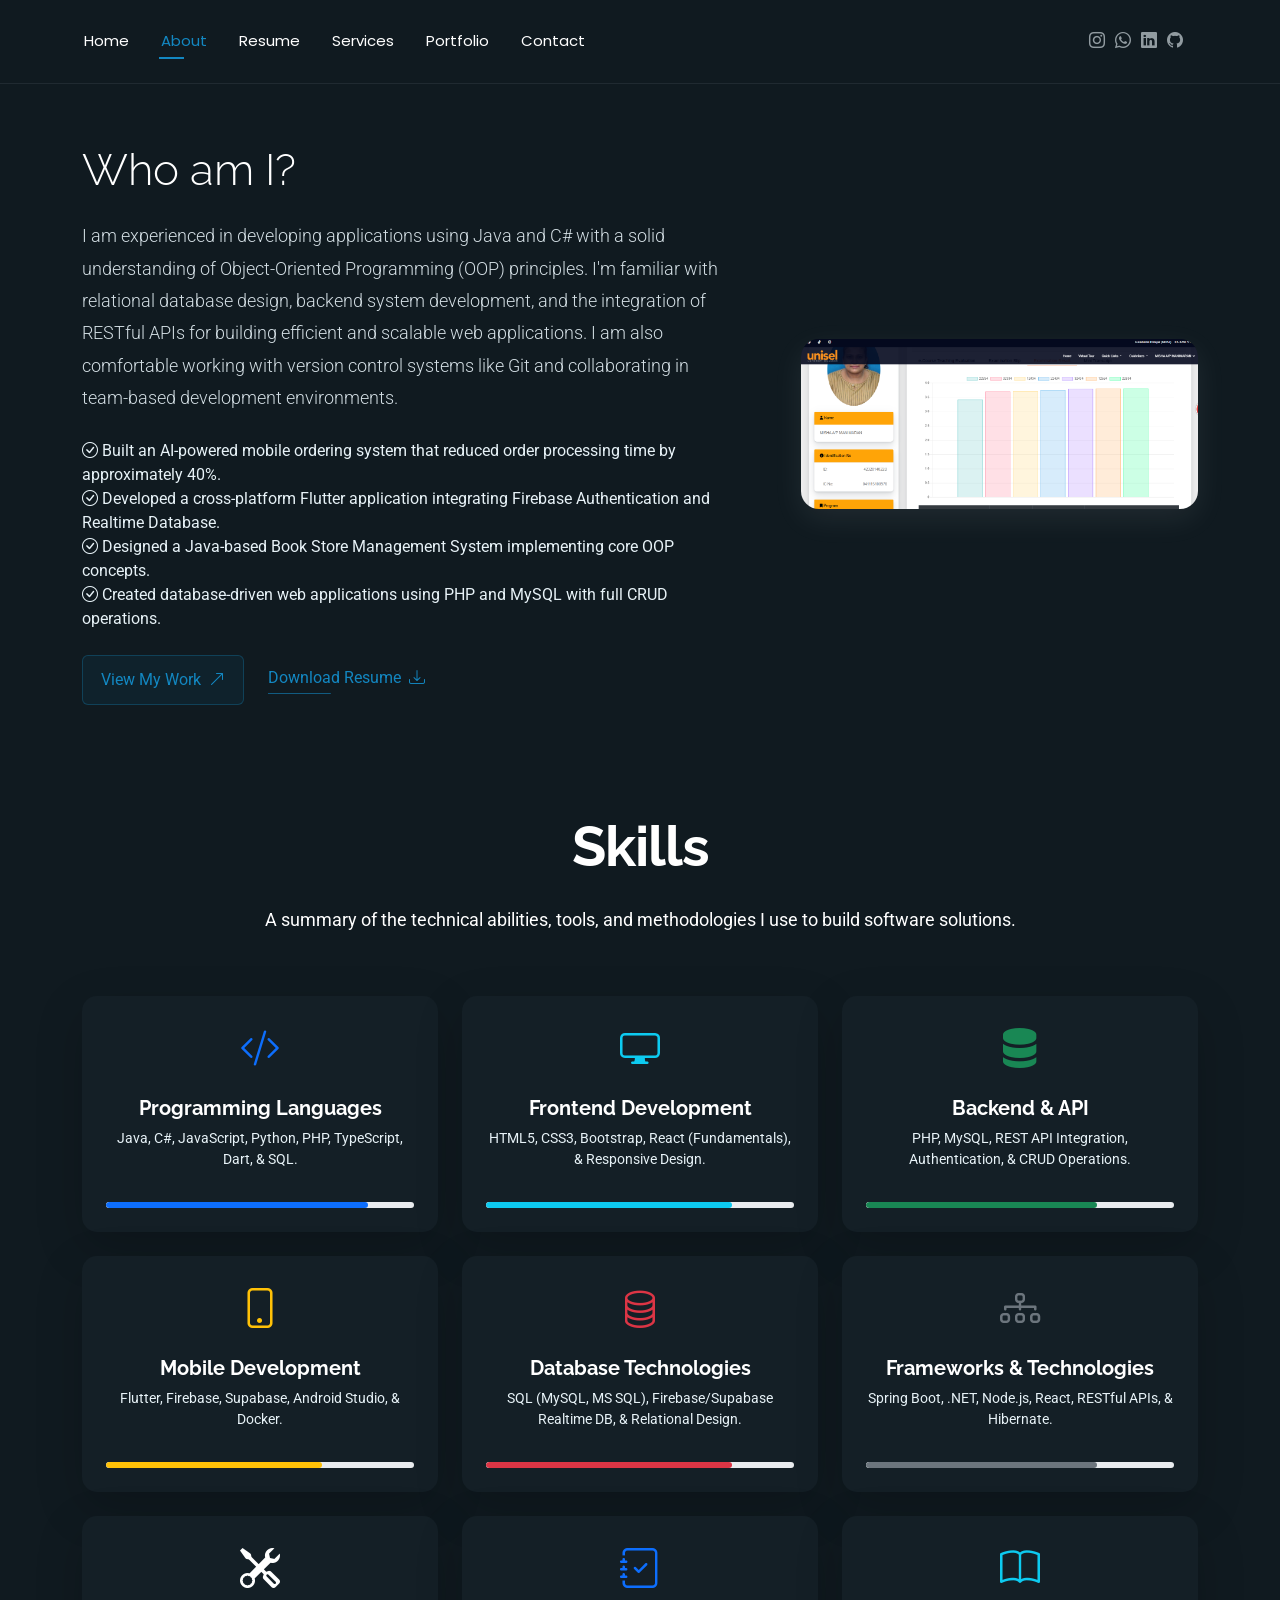
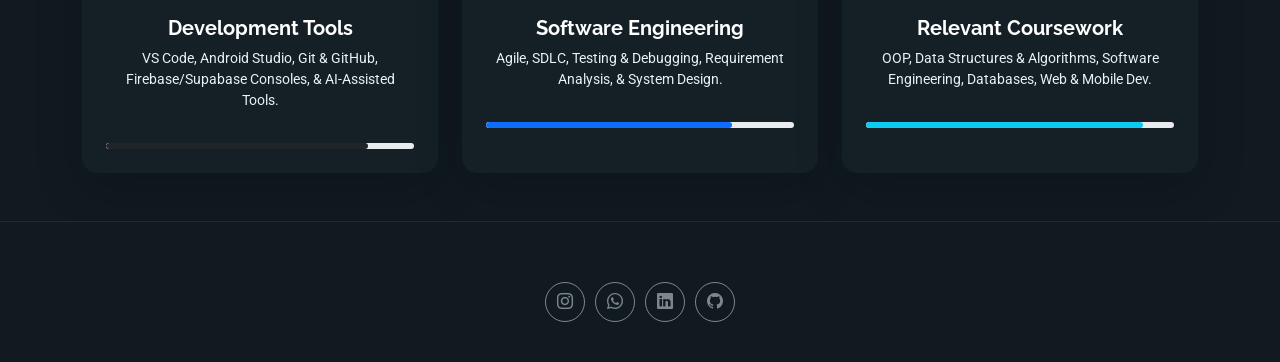
<file: about.html>
<!DOCTYPE html>
<html lang="en">

<head>
  <meta charset="utf-8">
  <meta content="width=device-width, initial-scale=1.0" name="viewport">
  <title>About</title>
  <meta name="description" content="">
  <meta name="keywords" content="">

  <!-- Favicons -->
  <link href="assets/img/favicon.png" rel="icon">
  <link href="assets/img/apple-touch-icon.png" rel="apple-touch-icon">

  <!-- Fonts -->
  <link href="https://fonts.googleapis.com" rel="preconnect">
  <link href="https://fonts.gstatic.com" rel="preconnect" crossorigin>
  <link href="https://fonts.googleapis.com/css2?family=Roboto:ital,wght@0,100;0,300;0,400;0,500;0,700;0,900;1,100;1,300;1,400;1,500;1,700;1,900&family=Poppins:ital,wght@0,100;0,200;0,300;0,400;0,500;0,600;0,700;0,800;0,900;1,100;1,200;1,300;1,400;1,500;1,600;1,700;1,800;1,900&family=Raleway:ital,wght@0,100;0,200;0,300;0,400;0,500;0,600;0,700;0,800;0,900;1,100;1,200;1,300;1,400;1,500;1,600;1,700;1,800;1,900&display=swap" rel="stylesheet">

  <!-- Vendor CSS Files -->
  <link href="assets/vendor/bootstrap/css/bootstrap.min.css" rel="stylesheet">
  <link href="assets/vendor/bootstrap-icons/bootstrap-icons.css" rel="stylesheet">
  <link href="assets/vendor/aos/aos.css" rel="stylesheet">
  <link href="assets/vendor/swiper/swiper-bundle.min.css" rel="stylesheet">
  <link href="assets/vendor/glightbox/css/glightbox.min.css" rel="stylesheet">

  <!-- Main CSS File -->
  <link href="assets/css/main.css" rel="stylesheet">

  <!-- =======================================================
  * Template Name: FolioOne
  * Template URL: https://bootstrapmade.com/folioone-bootstrap-portfolio-website-template/
  * Updated: Aug 23 2025 with Bootstrap v5.3.7
  * Author: BootstrapMade.com
  * License: https://bootstrapmade.com/license/
  ======================================================== -->


  <style>
    .skill-item.card {
      background-color: var(--surface-color);
    }

     .skill-item.card h5 {
      color: var(--heading-color);
    }
    .skill-item.card .text-muted {
      color: var(--default-color) !important;
    }


  </style>


</head>

<body class="about-page">

  <header id="header" class="header d-flex align-items-center light-background sticky-top">
    <div class="container position-relative d-flex align-items-center justify-content-between">

      <!-- <a href="index.html" class="logo d-flex align-items-center me-auto me-xl-0">
      <img src="assets/img/logo.webp" alt="">
      <h1 class="sitename">FolioOne</h1> 
    </a> -->

     
    <nav id="navmenu" class="navmenu">
        <ul>
          <li><a href="index.html">Home</a></li>
          <li><a href="about.html" class="active" >About</a></li>
          <li><a href="resume.html">Resume</a></li>
          <li><a href="services.html">Services</a></li>
          <li><a href="portfolio.html">Portfolio</a></li>
          <li><a href="contact.html">Contact</a></li>
        </ul>
        <i class="mobile-nav-toggle d-xl-none bi bi-list"></i>
      </nav>

      <div class="header-social-links">
        <a href="https://instagram.com/iam_chubbygurl"><i class="bi bi-instagram"></i></a>
        <a href="https://wa.me/601111435862?text=Hi%2C%20I%20want%20to%20build%20a%20website%20for%20my%20business"><i class="bi bi-whatsapp"></i></a>
        <a href="https://www.linkedin.com/in/misha-manimaran-17125725b/"><i class="bi bi-linkedin"></i></a>
              <a href="https://github.com/Misha-lab-cyber"><i class="bi bi-github"></i></a>
      </div>


    </div>
  </header>

  <main class="main">

    <!-- About Section -->
    <section id="about" class="about section">

      <!-- Section Title -->
      <!-- <div class="container section-title" data-aos="fade-up">
        <h2>About</h2>
        <p>Necessitatibus eius consequatur ex aliquid fuga eum quidem sint consectetur velit. Sed ut perspiciatis unde omnis iste natus error sit voluptatem accusantium doloremque laudantium totam rem aperiam</p>
      </div> -->
      <!-- End Section Title -->

      <div class="container mb-5" data-aos="fade-up" data-aos-delay="100">

        <!-- Intro + Photo -->
        <div class="row align-items-center justify-content-between gy-5 mb-5">
          <div class="col-lg-7" data-aos="fade-right" data-aos-delay="150">
            <div class="intro-content">
           
        

                  <h2 class="headline">Who am I?</h2>
              <p class="lead">I am experienced in developing applications using Java and C# with a solid understanding of Object-Oriented Programming (OOP) principles. I'm familiar with relational database design, backend system development, and the integration of RESTful APIs for building efficient and scalable web applications. I am also comfortable working with version control systems like Git and collaborating in team-based development environments.</p>
              <ul class="list-unstyled">
                <li><i class="bi bi-check-circle"></i> <span>Built an AI-powered mobile ordering system that reduced order processing time by approximately 40%.</span></li>
                <li><i class="bi bi-check-circle"></i> <span>Developed a cross-platform Flutter application integrating Firebase Authentication and Realtime Database.</span></li>
                <li><i class="bi bi-check-circle"></i> <span>Designed a Java-based Book Store Management System implementing core OOP concepts.</span></li>
                <li><i class="bi bi-check-circle"></i> <span>Created database-driven web applications using PHP and MySQL with full CRUD operations.</span></li>
              </ul>

              <div class="cta-group">
                <a href="portfolio.html" class="btn-ghost">
                  View My Work <i class="bi bi-arrow-up-right"></i>
                </a>
                <a href="assets/resume/MISHA MANIMARAN RESUME.pdf" class="link-underline" download>
                  Download Resume <i class="bi bi-download"></i>
                </a>
              </div>
            </div>
          </div>

          <div class="col-lg-5" data-aos="zoom-in" data-aos-delay="250">
            <figure class="profile-figure text-center text-lg-end">
              <img src="assets/img/profile/academic-excellence.png" alt="Portrait of Alex" class="img-fluid profile-photo">
            </figure>
          </div>
        </div>
        <!-- End Intro + Photo -->

      

        <!-- Journey Timeline -->
        <!-- <div class="mb-5">
          <div class="row g-4">
            <div class="col-md-6 col-lg-3" data-aos="fade-up" data-aos-delay="120">
              <article class="timeline-item">
                <span class="dot"></span>
                <time>2018</time>
                <h4>B.A. in Design</h4>
                <p>Quisque euismod turpis ut sapien luctus bibendum.</p>
              </article>
            </div>
            <div class="col-md-6 col-lg-3" data-aos="fade-up" data-aos-delay="180">
              <article class="timeline-item">
                <span class="dot"></span>
                <time>2020</time>
                <h4>Freelance Start</h4>
                <p>Mauris non arcu non urna convallis vulputate.</p>
              </article>
            </div>
            <div class="col-md-6 col-lg-3" data-aos="fade-up" data-aos-delay="240">
              <article class="timeline-item">
                <span class="dot"></span>
                <time>2022</time>
                <h4>Joined Creative Studio</h4>
                <p>Nunc sed nibh et libero fermentum posuere.</p>
              </article>
            </div>
            <div class="col-md-6 col-lg-3" data-aos="fade-up" data-aos-delay="300">
              <article class="timeline-item">
                <span class="dot"></span>
                <time>2024</time>
                <h4>Lead Frontend</h4>
                <p>Proin commodo massa sit amet urna pretium.</p>
              </article>
            </div>
          </div>
        </div> -->
        <!-- End Journey Timeline -->

        <!-- Quote -->
        <!-- <blockquote class="personal-quote text-center mb-5" data-aos="fade-down" data-aos-delay="200">
          <p>"Building clean and meaningful experiences through thoughtful code and quiet design."</p>
        </blockquote> -->
        <!-- End Quote -->

        <!-- Fun Facts -->
        <!-- <div class="row g-3 justify-content-center">
          <div class="col-6 col-md-3 col-lg-2" data-aos="zoom-in" data-aos-delay="120">
            <div class="fact-pill">
              <i class="bi bi-magic"></i>
              <span>Minimalism</span>
            </div>
          </div>
          <div class="col-6 col-md-3 col-lg-2" data-aos="zoom-in" data-aos-delay="160">
            <div class="fact-pill">
              <i class="bi bi-headphones"></i>
              <span>Lo-fi Beats</span>
            </div>
          </div>
          <div class="col-6 col-md-3 col-lg-2" data-aos="zoom-in" data-aos-delay="200">
            <div class="fact-pill">
              <i class="bi bi-geo-alt"></i>
              <span>City Walks</span>
            </div>
          </div>
          <div class="col-6 col-md-3 col-lg-2" data-aos="zoom-in" data-aos-delay="240">
            <div class="fact-pill">
              <i class="bi bi-brush"></i>
              <span>Sketching</span>
            </div>
          </div>
        </div> -->
        <!-- End Fun Facts -->

      </div>

    </section><!-- /About Section -->


    
   


    <!-- Section Title -->
<div class="container section-title text-center" data-aos="fade-up">
  <h2 class="fw-bold">Skills</h2>
  <p class="text-white">
    A summary of the technical abilities, tools, and methodologies I use to build software solutions.
  </p>
</div>

<div class="container mb-5" data-aos="fade-up" data-aos-delay="100">

  <div class="row g-4">

    <!-- Programming Languages -->
    <div class="col-md-6 col-lg-4">
   <div class="skill-item card border-0 shadow-lg h-100 text-center p-4" style="background-color: var(--surface-color);">
        <div class="icon-box mb-3">
          <i class="bi bi-code-slash fs-1 text-primary"></i>
          
        </div>

        <h5 class="fw-bold">Programming Languages</h5>

        <p class="text-muted small">
          Java, C#, JavaScript, Python, PHP, TypeScript, Dart, & SQL.
        </p>

        <div class="progress mt-3">
          <div class="progress-bar bg-primary" style="width:85%"></div>
        </div>

      </div>
    </div>

    <!-- Frontend -->
    <div class="col-md-6 col-lg-4">
      <div class="skill-item card border-0 shadow-lg h-100 text-center p-4">
        <div class="icon-box mb-3">
          <i class="bi bi-display fs-1 text-info"></i>
        </div>

        <h5 class="fw-bold">Frontend Development</h5>

        <p class="text-muted small">
          HTML5, CSS3, Bootstrap, React (Fundamentals), & Responsive Design.
        </p>

        <div class="progress mt-3">
          <div class="progress-bar bg-info" style="width:80%"></div>
        </div>

      </div>
    </div>

    <!-- Backend -->
    <div class="col-md-6 col-lg-4">
      <div class="skill-item card border-0 shadow-lg h-100 text-center p-4">
        <div class="icon-box mb-3">
          <i class="bi bi-server fs-1 text-success"></i>
        </div>

        <h5 class="fw-bold">Backend & API</h5>

        <p class="text-muted small">
          PHP, MySQL, REST API Integration, Authentication, & CRUD Operations.
        </p>

        <div class="progress mt-3">
          <div class="progress-bar bg-success" style="width:75%"></div>
        </div>

      </div>
    </div>

    <!-- Mobile -->
    <div class="col-md-6 col-lg-4">
      <div class="skill-item card border-0 shadow-lg h-100 text-center p-4">
        <div class="icon-box mb-3">
          <i class="bi bi-phone fs-1 text-warning"></i>
        </div>

        <h5 class="fw-bold">Mobile Development</h5>

        <p class="text-muted small">
          Flutter, Firebase, Supabase, Android Studio, & Docker.
        </p>

        <div class="progress mt-3">
          <div class="progress-bar bg-warning" style="width:70%"></div>
        </div>

      </div>
    </div>

    <!-- Database -->
    <div class="col-md-6 col-lg-4">
      <div class="skill-item card border-0 shadow-lg h-100 text-center p-4">
        <div class="icon-box mb-3">
          <i class="bi bi-database fs-1 text-danger"></i>
        </div>

        <h5 class="fw-bold">Database Technologies</h5>

        <p class="text-muted small">
          SQL (MySQL, MS SQL), Firebase/Supabase Realtime DB, & Relational Design.
        </p>

        <div class="progress mt-3">
          <div class="progress-bar bg-danger" style="width:80%"></div>
        </div>

      </div>
    </div>

    <!-- Frameworks -->
    <div class="col-md-6 col-lg-4">
      <div class="skill-item card border-0 shadow-lg h-100 text-center p-4">
        <div class="icon-box mb-3">
          <i class="bi bi-diagram-3 fs-1 text-secondary"></i>
        </div>

        <h5 class="fw-bold">Frameworks & Technologies</h5>

        <p class="text-muted small">
          Spring Boot, .NET, Node.js, React, RESTful APIs, & Hibernate.
        </p>

        <div class="progress mt-3">
          <div class="progress-bar bg-secondary" style="width:75%"></div>
        </div>

      </div>
    </div>

    <!-- Tools -->
    <div class="col-md-6 col-lg-4">
      <div class="skill-item card border-0 shadow-lg h-100 text-center p-4">
        <div class="icon-box mb-3">
      <i class="bi bi-tools fs-1 text-white"></i>
        </div>

        <h5 class="fw-bold">Development Tools</h5>

        <p class="text-muted small">
          VS Code, Android Studio, Git & GitHub, Firebase/Supabase Consoles, & AI-Assisted Tools.
        </p>

        <div class="progress mt-3">
          <div class="progress-bar bg-dark" style="width:85%"></div>
        </div>

      </div>
    </div>

    <!-- Software Engineering -->
    <div class="col-md-6 col-lg-4">
      <div class="skill-item card border-0 shadow-lg h-100 text-center p-4">
        <div class="icon-box mb-3">
          <i class="bi bi-journal-check fs-1 text-primary"></i>
        </div>

        <h5 class="fw-bold">Software Engineering</h5>

        <p class="text-muted small">
          Agile, SDLC, Testing & Debugging, Requirement Analysis, & System Design.
        </p>

        <div class="progress mt-3">
          <div class="progress-bar bg-primary" style="width:80%"></div>
        </div>

      </div>
    </div>

    <!-- Coursework -->
    <div class="col-md-6 col-lg-4">
      <div class="skill-item card border-0 shadow-lg h-100 text-center p-4">
        <div class="icon-box mb-3">
          <i class="bi bi-book fs-1 text-info"></i>
        </div>

        <h5 class="fw-bold">Relevant Coursework</h5>

        <p class="text-muted small">
          OOP, Data Structures & Algorithms, Software Engineering, Databases, Web & Mobile Dev.
        </p>

        <div class="progress mt-3">
          <div class="progress-bar bg-info" style="width:90%"></div>
        </div>

      </div>
    </div>

  </div>



</div>
  

  
  </main>

  <footer id="footer" class="footer">

    <div class="container">
      <div class="social-links d-flex justify-content-center">
        <a href="https://instagram.com/iam_chubbygurl"><i class="bi bi-instagram"></i></a>
        <a href="https://wa.me/601111435862?text=Hi%2C%20I%20want%20to%20build%20a%20website%20for%20my%20business"><i class="bi bi-whatsapp"></i></a>
        <a href="https://www.linkedin.com/in/misha-manimaran-17125725b/"><i class="bi bi-linkedin"></i></a>
              <a href="https://github.com/Misha-lab-cyber"><i class="bi bi-github"></i></a>
      </div>
   
    </div>

  </footer>

  <!-- Scroll Top -->
  <a href="#" id="scroll-top" class="scroll-top d-flex align-items-center justify-content-center"><i class="bi bi-arrow-up-short"></i></a>

  <!-- Preloader -->
  <div id="preloader"></div>

  <!-- Vendor JS Files -->
  <script src="assets/vendor/bootstrap/js/bootstrap.bundle.min.js"></script>
  <script src="assets/vendor/php-email-form/validate.js"></script>
  <script src="assets/vendor/aos/aos.js"></script>
  <script src="assets/vendor/typed.js/typed.umd.js"></script>
  <script src="assets/vendor/waypoints/noframework.waypoints.js"></script>
  <script src="assets/vendor/purecounter/purecounter_vanilla.js"></script>
  <script src="assets/vendor/swiper/swiper-bundle.min.js"></script>
  <script src="assets/vendor/imagesloaded/imagesloaded.pkgd.min.js"></script>
  <script src="assets/vendor/isotope-layout/isotope.pkgd.min.js"></script>
  <script src="assets/vendor/glightbox/js/glightbox.min.js"></script>

  <!-- Main JS File -->
  <script src="assets/js/main.js"></script>

</body>

</html>
</file>
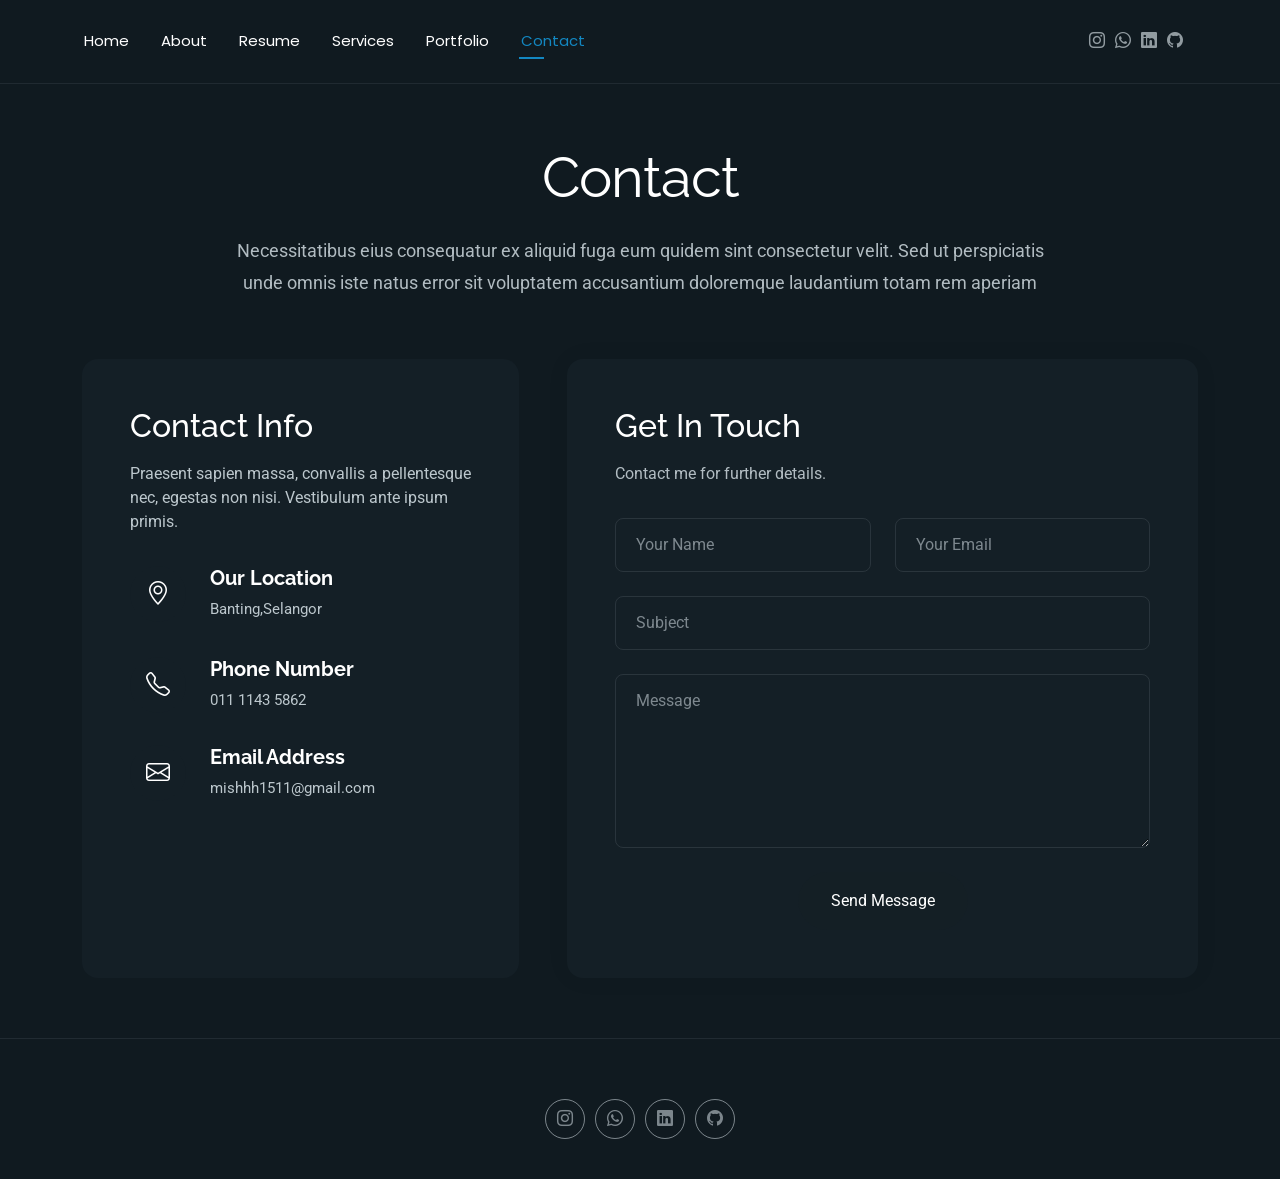
<file: contact.html>
<!DOCTYPE html>
<html lang="en">

<head>
  <meta charset="utf-8">
  <meta content="width=device-width, initial-scale=1.0" name="viewport">
  <title>Contact - FolioOne Bootstrap Template</title>
  <meta name="description" content="">
  <meta name="keywords" content="">

  <!-- Favicons -->
  <link href="assets/img/favicon.png" rel="icon">
  <link href="assets/img/apple-touch-icon.png" rel="apple-touch-icon">

  <!-- Fonts -->
  <link href="https://fonts.googleapis.com" rel="preconnect">
  <link href="https://fonts.gstatic.com" rel="preconnect" crossorigin>
  <link href="https://fonts.googleapis.com/css2?family=Roboto:ital,wght@0,100;0,300;0,400;0,500;0,700;0,900;1,100;1,300;1,400;1,500;1,700;1,900&family=Poppins:ital,wght@0,100;0,200;0,300;0,400;0,500;0,600;0,700;0,800;0,900;1,100;1,200;1,300;1,400;1,500;1,600;1,700;1,800;1,900&family=Raleway:ital,wght@0,100;0,200;0,300;0,400;0,500;0,600;0,700;0,800;0,900;1,100;1,200;1,300;1,400;1,500;1,600;1,700;1,800;1,900&display=swap" rel="stylesheet">

  <!-- Vendor CSS Files -->
  <link href="assets/vendor/bootstrap/css/bootstrap.min.css" rel="stylesheet">
  <link href="assets/vendor/bootstrap-icons/bootstrap-icons.css" rel="stylesheet">
  <link href="assets/vendor/aos/aos.css" rel="stylesheet">
  <link href="assets/vendor/swiper/swiper-bundle.min.css" rel="stylesheet">
  <link href="assets/vendor/glightbox/css/glightbox.min.css" rel="stylesheet">

  <!-- Main CSS File -->
  <link href="assets/css/main.css" rel="stylesheet">

  <!-- =======================================================
  * Template Name: FolioOne
  * Template URL: https://bootstrapmade.com/folioone-bootstrap-portfolio-website-template/
  * Updated: Aug 23 2025 with Bootstrap v5.3.7
  * Author: BootstrapMade.com
  * License: https://bootstrapmade.com/license/
  ======================================================== -->
</head>

<body class="contact-page">

  <header id="header" class="header d-flex align-items-center light-background sticky-top">
    <div class="container position-relative d-flex align-items-center justify-content-between">

      <!-- <a href="index.html" class="logo d-flex align-items-center me-auto me-xl-0">
      <img src="assets/img/logo.webp" alt="">
      <h1 class="sitename">FolioOne</h1> 
    </a> -->

      <nav id="navmenu" class="navmenu">
        <ul>
          <li><a href="index.html">Home</a></li>
          <li><a href="about.html">About</a></li>
          <li><a href="resume.html">Resume</a></li>
          <li><a href="services.html">Services</a></li>
          <li><a href="portfolio.html">Portfolio</a></li>
          <li><a href="contact.html" class="active">Contact</a></li>
        </ul>
        <i class="mobile-nav-toggle d-xl-none bi bi-list"></i>
      </nav>

      <div class="header-social-links">
        <a href="https://instagram.com/iam_chubbygurl"><i class="bi bi-instagram"></i></a>
        <a href="https://wa.me/601111435862?text=Hi%2C%20I%20want%20to%20build%20a%20website%20for%20my%20business"><i class="bi bi-whatsapp"></i></a>
        <a href="https://www.linkedin.com/in/misha-manimaran-17125725b/"><i class="bi bi-linkedin"></i></a>
              <a href="https://github.com/Misha-lab-cyber"><i class="bi bi-github"></i></a>
      </div>



  </header>

  <main class="main">

    <!-- Contact Section -->
    <section id="contact" class="contact section">

      <!-- Section Title -->
      <div class="container section-title" data-aos="fade-up">
        <h2>Contact</h2>
        <p>Necessitatibus eius consequatur ex aliquid fuga eum quidem sint consectetur velit. Sed ut perspiciatis unde omnis iste natus error sit voluptatem accusantium doloremque laudantium totam rem aperiam</p>
      </div><!-- End Section Title -->

      <div class="container" data-aos="fade-up" data-aos-delay="100">

        <div class="row g-4 g-lg-5">
          <div class="col-lg-5">
            <div class="info-box" data-aos="fade-up" data-aos-delay="200">
              <h3>Contact Info</h3>
              <p>Praesent sapien massa, convallis a pellentesque nec, egestas non nisi. Vestibulum ante ipsum primis.</p>

              <div class="info-item" data-aos="fade-up" data-aos-delay="300">
                <div class="icon-box">
                  <i class="bi bi-geo-alt"></i>
                </div>
                <div class="content">
                  <h4>Our Location</h4>
                  <p>Banting,Selangor</p>
                  <p></p>
                </div>
              </div>

              <div class="info-item" data-aos="fade-up" data-aos-delay="400">
                <div class="icon-box">
                  <i class="bi bi-telephone"></i>
                </div>
                <div class="content">
                  <h4>Phone Number</h4>
                  <p> 011 1143 5862
                  </p>
                  <!-- <p>+1 6678 254445 41</p> -->
                </div>
              </div>

              <div class="info-item" data-aos="fade-up" data-aos-delay="500">
                <div class="icon-box">
                  <i class="bi bi-envelope"></i>
                </div>
                <div class="content">
                  <h4>Email Address</h4>
                  <p>mishhh1511@gmail.com</p>
                </div>
              </div>
            </div>
          </div>

          <div class="col-lg-7">
            <div class="contact-form" data-aos="fade-up" data-aos-delay="300">
              <h3>Get In Touch</h3>
              <p>Contact me for further details.</p>

              <form action="forms/contact.php" method="post" class="php-email-form" data-aos="fade-up" data-aos-delay="200">
                <div class="row gy-4">

                  <div class="col-md-6">
                    <input type="text" name="name" class="form-control" placeholder="Your Name" required="">
                  </div>

                  <div class="col-md-6 ">
                    <input type="email" class="form-control" name="email" placeholder="Your Email" required="">
                  </div>

                  <div class="col-12">
                    <input type="text" class="form-control" name="subject" placeholder="Subject" required="">
                  </div>

                  <div class="col-12">
                    <textarea class="form-control" name="message" rows="6" placeholder="Message" required=""></textarea>
                  </div>

                  <div class="col-12 text-center">
                    <div class="loading">Loading</div>
                    <div class="error-message"></div>
                    <div class="sent-message">Your message has been sent. Thank you!</div>

                    <button type="submit" class="btn">Send Message</button>
                  </div>

                </div>
              </form>

            </div>
          </div>

        </div>

      </div>

    </section><!-- /Contact Section -->

  </main>

  <footer id="footer" class="footer">

    <div class="container">
     
     <div class="social-links d-flex justify-content-center">
        <a href="https://instagram.com/iam_chubbygurl"><i class="bi bi-instagram"></i></a>
        <a href="https://wa.me/601111435862?text=Hi%2C%20I%20want%20to%20build%20a%20website%20for%20my%20business"><i class="bi bi-whatsapp"></i></a>
        <a href="https://www.linkedin.com/in/misha-manimaran-17125725b/"><i class="bi bi-linkedin"></i></a>
              <a href="https://github.com/Misha-lab-cyber"><i class="bi bi-github"></i></a>
      </div>
    
    </div>

  </footer>

  <!-- Scroll Top -->
  <a href="#" id="scroll-top" class="scroll-top d-flex align-items-center justify-content-center"><i class="bi bi-arrow-up-short"></i></a>

  <!-- Preloader -->
  <div id="preloader"></div>

  <!-- Vendor JS Files -->
  <script src="assets/vendor/bootstrap/js/bootstrap.bundle.min.js"></script>
  <script src="assets/vendor/php-email-form/validate.js"></script>
  <script src="assets/vendor/aos/aos.js"></script>
  <script src="assets/vendor/typed.js/typed.umd.js"></script>
  <script src="assets/vendor/waypoints/noframework.waypoints.js"></script>
  <script src="assets/vendor/purecounter/purecounter_vanilla.js"></script>
  <script src="assets/vendor/swiper/swiper-bundle.min.js"></script>
  <script src="assets/vendor/imagesloaded/imagesloaded.pkgd.min.js"></script>
  <script src="assets/vendor/isotope-layout/isotope.pkgd.min.js"></script>
  <script src="assets/vendor/glightbox/js/glightbox.min.js"></script>

  <!-- Main JS File -->
  <script src="assets/js/main.js"></script>

</body>

</html>
</file>
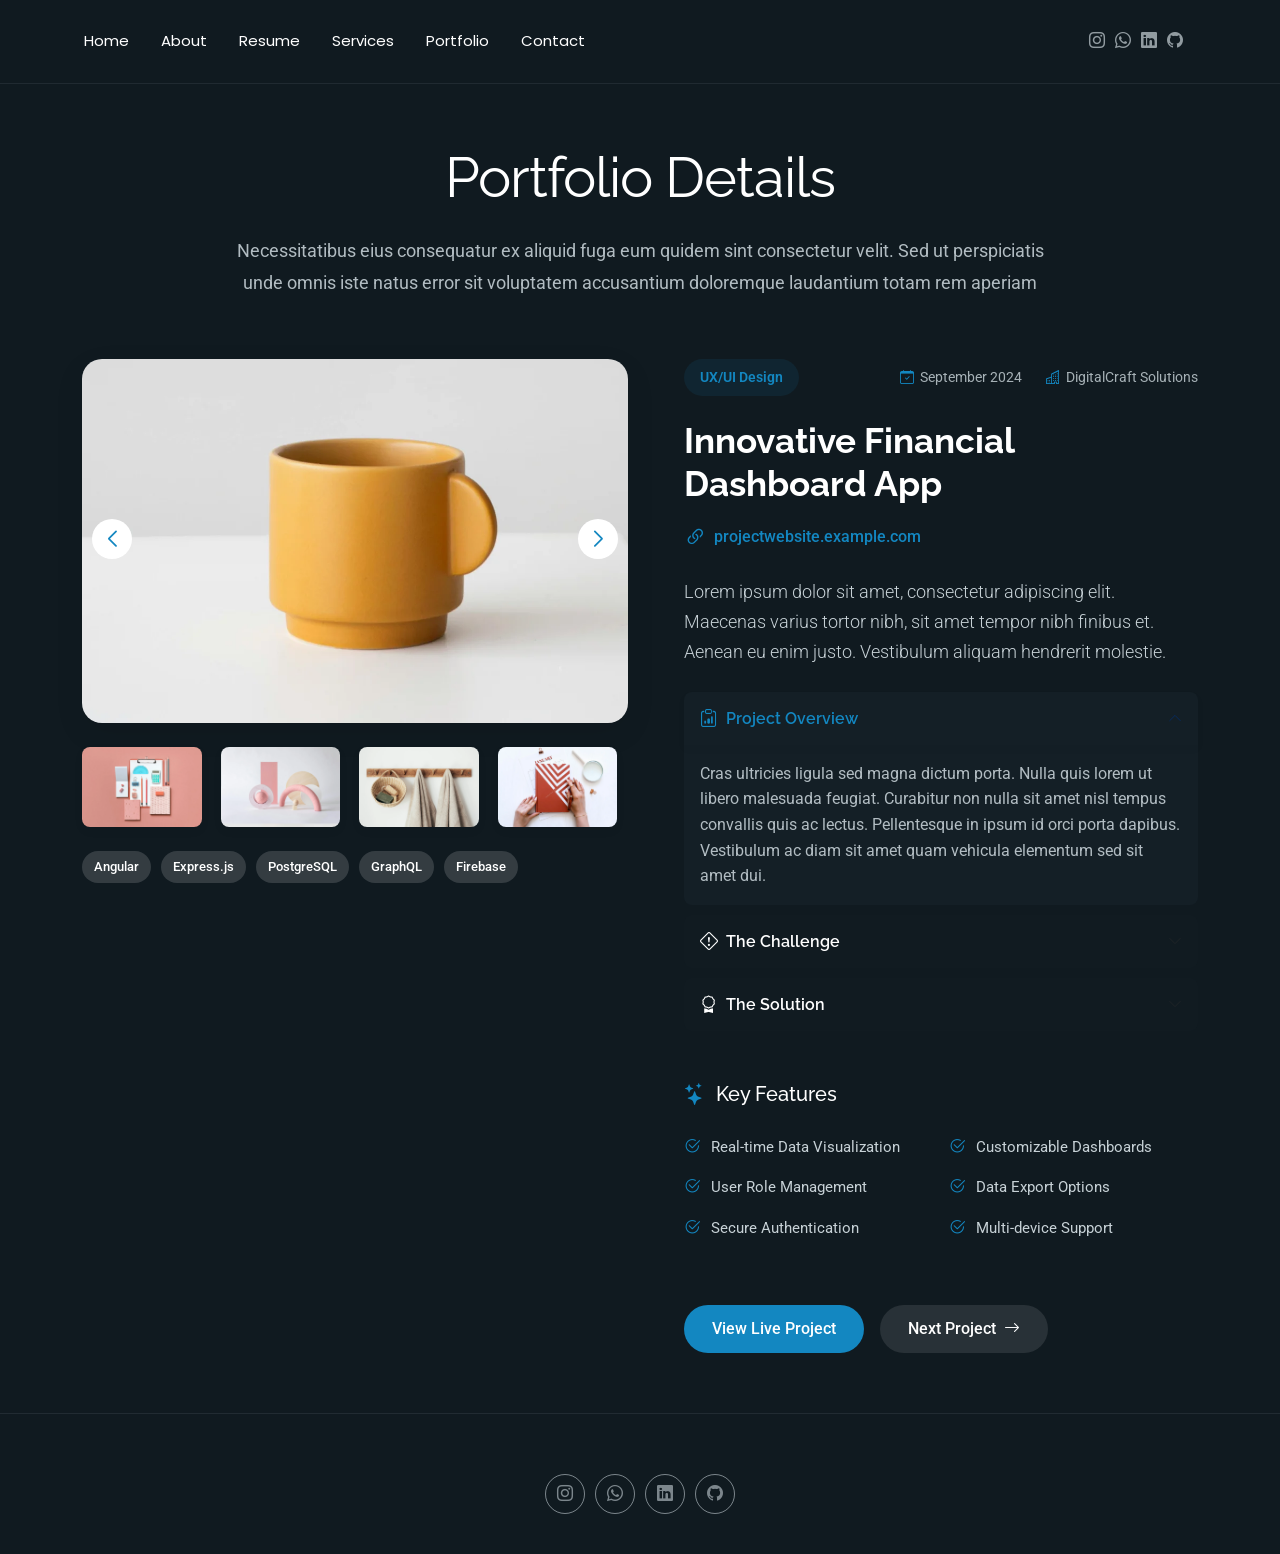
<file: portfolio-details.html>
<!DOCTYPE html>
<html lang="en">

<head>
  <meta charset="utf-8">
  <meta content="width=device-width, initial-scale=1.0" name="viewport">
  <title>Portfolio Details - FolioOne Bootstrap Template</title>
  <meta name="description" content="">
  <meta name="keywords" content="">

  <!-- Favicons -->
  <link href="assets/img/favicon.png" rel="icon">
  <link href="assets/img/apple-touch-icon.png" rel="apple-touch-icon">

  <!-- Fonts -->
  <link href="https://fonts.googleapis.com" rel="preconnect">
  <link href="https://fonts.gstatic.com" rel="preconnect" crossorigin>
  <link href="https://fonts.googleapis.com/css2?family=Roboto:ital,wght@0,100;0,300;0,400;0,500;0,700;0,900;1,100;1,300;1,400;1,500;1,700;1,900&family=Poppins:ital,wght@0,100;0,200;0,300;0,400;0,500;0,600;0,700;0,800;0,900;1,100;1,200;1,300;1,400;1,500;1,600;1,700;1,800;1,900&family=Raleway:ital,wght@0,100;0,200;0,300;0,400;0,500;0,600;0,700;0,800;0,900;1,100;1,200;1,300;1,400;1,500;1,600;1,700;1,800;1,900&display=swap" rel="stylesheet">

  <!-- Vendor CSS Files -->
  <link href="assets/vendor/bootstrap/css/bootstrap.min.css" rel="stylesheet">
  <link href="assets/vendor/bootstrap-icons/bootstrap-icons.css" rel="stylesheet">
  <link href="assets/vendor/aos/aos.css" rel="stylesheet">
  <link href="assets/vendor/swiper/swiper-bundle.min.css" rel="stylesheet">
  <link href="assets/vendor/glightbox/css/glightbox.min.css" rel="stylesheet">

  <!-- Main CSS File -->
  <link href="assets/css/main.css" rel="stylesheet">

  <!-- =======================================================
  * Template Name: FolioOne
  * Template URL: https://bootstrapmade.com/folioone-bootstrap-portfolio-website-template/
  * Updated: Aug 23 2025 with Bootstrap v5.3.7
  * Author: BootstrapMade.com
  * License: https://bootstrapmade.com/license/
  ======================================================== -->
</head>

<body class="portfolio-details-page">

  <header id="header" class="header d-flex align-items-center light-background sticky-top">
    <div class="container position-relative d-flex align-items-center justify-content-between">

      <!-- <a href="index.html" class="logo d-flex align-items-center me-auto me-xl-0">
      <img src="assets/img/logo.webp" alt="">
      <h1 class="sitename">FolioOne</h1> 
    </a> -->

     
     <nav id="navmenu" class="navmenu">
        <ul>
          <li><a href="index.html">Home</a></li>
          <li><a href="about.html">About</a></li>
          <li><a href="resume.html">Resume</a></li>
          <li><a href="services.html">Services</a></li>
          <li><a href="portfolio.html">Portfolio</a></li>
          <li><a href="contact.html">Contact</a></li>
        </ul>
        <i class="mobile-nav-toggle d-xl-none bi bi-list"></i>
      </nav>

      <div class="header-social-links">
        <a href="https://instagram.com/iam_chubbygurl"><i class="bi bi-instagram"></i></a>
        <a href="https://wa.me/601111435862?text=Hi%2C%20I%20want%20to%20build%20a%20website%20for%20my%20business"><i class="bi bi-whatsapp"></i></a>
        <a href="https://www.linkedin.com/in/misha-manimaran-17125725b/"><i class="bi bi-linkedin"></i></a>
              <a href="https://github.com/Misha-lab-cyber"><i class="bi bi-github"></i></a>
      </div>


   

    </div>
  </header>

  <main class="main">

    <!-- Portfolio Details Section -->
    <section id="portfolio-details" class="portfolio-details section">

      <!-- Section Title -->
      <div class="container section-title" data-aos="fade-up">
        <h2>Portfolio Details</h2>
        <p>Necessitatibus eius consequatur ex aliquid fuga eum quidem sint consectetur velit. Sed ut perspiciatis unde omnis iste natus error sit voluptatem accusantium doloremque laudantium totam rem aperiam</p>
      </div><!-- End Section Title -->

      <div class="container" data-aos="fade-up" data-aos-delay="100">

        <div class="row gy-4">
          <div class="col-lg-6" data-aos="fade-right">
            <div class="portfolio-details-media">
              <div class="main-image">
                <div class="portfolio-details-slider swiper init-swiper" data-aos="zoom-in">
                  <script type="application/json" class="swiper-config">
                    {
                      "loop": true,
                      "speed": 1000,
                      "autoplay": {
                        "delay": 6000
                      },
                      "effect": "creative",
                      "creativeEffect": {
                        "prev": {
                          "shadow": true,
                          "translate": [0, 0, -400]
                        },
                        "next": {
                          "translate": ["100%", 0, 0]
                        }
                      },
                      "slidesPerView": 1,
                      "navigation": {
                        "nextEl": ".swiper-button-next",
                        "prevEl": ".swiper-button-prev"
                      }
                    }
                  </script>
                  <div class="swiper-wrapper">
                    <div class="swiper-slide">
                      <img src="assets/img/portfolio/portfolio-5.webp" alt="Portfolio Image" class="img-fluid">
                    </div>
                    <div class="swiper-slide">
                      <img src="assets/img/portfolio/portfolio-7.webp" alt="Portfolio Image" class="img-fluid">
                    </div>
                    <div class="swiper-slide">
                      <img src="assets/img/portfolio/portfolio-8.webp" alt="Portfolio Image" class="img-fluid">
                    </div>
                  </div>
                  <div class="swiper-button-prev"></div>
                  <div class="swiper-button-next"></div>
                </div>
              </div>

              <div class="thumbnail-grid" data-aos="fade-up" data-aos-delay="200">
                <div class="row g-2 mt-3">
                  <div class="col-3">
                    <img src="assets/img/portfolio/portfolio-4.webp" alt="Gallery Image" class="img-fluid glightbox">
                  </div>
                  <div class="col-3">
                    <img src="assets/img/portfolio/portfolio-6.webp" alt="Gallery Image" class="img-fluid glightbox">
                  </div>
                  <div class="col-3">
                    <img src="assets/img/portfolio/portfolio-11.webp" alt="Gallery Image" class="img-fluid glightbox">
                  </div>
                  <div class="col-3">
                    <img src="assets/img/portfolio/portfolio-12.webp" alt="Gallery Image" class="img-fluid glightbox">
                  </div>
                </div>
              </div>

              <div class="tech-stack-badges" data-aos="fade-up" data-aos-delay="300">
                <span>Angular</span>
                <span>Express.js</span>
                <span>PostgreSQL</span>
                <span>GraphQL</span>
                <span>Firebase</span>
              </div>
            </div>
          </div>

          <div class="col-lg-6" data-aos="fade-left">
            <div class="portfolio-details-content">
              <div class="project-meta">
                <div class="badge-wrapper">
                  <span class="project-badge">UX/UI Design</span>
                </div>
                <div class="date-client">
                  <div class="meta-item">
                    <i class="bi bi-calendar-check"></i>
                    <span>September 2024</span>
                  </div>
                  <div class="meta-item">
                    <i class="bi bi-buildings"></i>
                    <span>DigitalCraft Solutions</span>
                  </div>
                </div>
              </div>

              <h2 class="project-title">Innovative Financial Dashboard App</h2>

              <div class="project-website">
                <i class="bi bi-link-45deg"></i>
                <a href="#" target="_blank">projectwebsite.example.com</a>
              </div>

              <div class="project-overview">
                <p class="lead">
                  Lorem ipsum dolor sit amet, consectetur adipiscing elit. Maecenas varius tortor nibh, sit amet tempor nibh finibus et. Aenean eu enim justo. Vestibulum aliquam hendrerit molestie.
                </p>

                <div class="accordion project-accordion" id="portfolio-details-projectAccordion">
                  <div class="accordion-item" data-aos="fade-up">
                    <h2 class="accordion-header">
                      <button class="accordion-button" type="button" data-bs-toggle="collapse" data-bs-target="#portfolio-details-collapse-1" aria-expanded="true" aria-controls="collapseOne">
                        <i class="bi bi-clipboard-data me-2"></i> Project Overview
                      </button>
                    </h2>
                    <div id="portfolio-details-collapse-1" class="accordion-collapse collapse show" data-bs-parent="#portfolio-details-projectAccordion">
                      <div class="accordion-body">
                        <p>Cras ultricies ligula sed magna dictum porta. Nulla quis lorem ut libero malesuada feugiat. Curabitur non nulla sit amet nisl tempus convallis quis ac lectus. Pellentesque in ipsum id orci porta dapibus. Vestibulum ac diam sit amet quam vehicula elementum sed sit amet dui.</p>
                      </div>
                    </div>
                  </div>

                  <div class="accordion-item" data-aos="fade-up" data-aos-delay="100">
                    <h2 class="accordion-header">
                      <button class="accordion-button collapsed" type="button" data-bs-toggle="collapse" data-bs-target="#portfolio-details-collapse-2" aria-expanded="false" aria-controls="collapseTwo">
                        <i class="bi bi-exclamation-diamond me-2"></i> The Challenge
                      </button>
                    </h2>
                    <div id="portfolio-details-collapse-2" class="accordion-collapse collapse" data-bs-parent="#portfolio-details-projectAccordion">
                      <div class="accordion-body">
                        <p>Mauris blandit aliquet elit, eget tincidunt nibh pulvinar a. Vivamus suscipit tortor eget felis porttitor volutpat. Curabitur aliquet quam id dui posuere blandit. Praesent sapien massa, convallis a pellentesque nec, egestas non nisi. Sed porttitor lectus nibh.</p>
                      </div>
                    </div>
                  </div>

                  <div class="accordion-item" data-aos="fade-up" data-aos-delay="200">
                    <h2 class="accordion-header">
                      <button class="accordion-button collapsed" type="button" data-bs-toggle="collapse" data-bs-target="#portfolio-details-collapse-3" aria-expanded="false" aria-controls="collapseThree">
                        <i class="bi bi-award me-2"></i> The Solution
                      </button>
                    </h2>
                    <div id="portfolio-details-collapse-3" class="accordion-collapse collapse" data-bs-parent="#portfolio-details-projectAccordion">
                      <div class="accordion-body">
                        <p>Donec sollicitudin molestie malesuada. Curabitur arcu erat, accumsan id imperdiet et, porttitor at sem. Vestibulum ante ipsum primis in faucibus orci luctus et ultrices posuere cubilia Curae; Donec velit neque, auctor sit amet aliquam vel, ullamcorper sit amet ligula.</p>
                      </div>
                    </div>
                  </div>
                </div>
              </div>

              <div class="project-features" data-aos="fade-up" data-aos-delay="300">
                <h3><i class="bi bi-stars"></i> Key Features</h3>
                <div class="row g-3">
                  <div class="col-md-6">
                    <ul class="feature-list">
                      <li><i class="bi bi-check2-circle"></i> Real-time Data Visualization</li>
                      <li><i class="bi bi-check2-circle"></i> User Role Management</li>
                      <li><i class="bi bi-check2-circle"></i> Secure Authentication</li>
                    </ul>
                  </div>
                  <div class="col-md-6">
                    <ul class="feature-list">
                      <li><i class="bi bi-check2-circle"></i> Customizable Dashboards</li>
                      <li><i class="bi bi-check2-circle"></i> Data Export Options</li>
                      <li><i class="bi bi-check2-circle"></i> Multi-device Support</li>
                    </ul>
                  </div>
                </div>
              </div>

              <div class="cta-buttons" data-aos="fade-up" data-aos-delay="400">
                <a href="#" class="btn-view-project">View Live Project</a>
                <a href="#" class="btn-next-project">Next Project <i class="bi bi-arrow-right"></i></a>
              </div>
            </div>
          </div>
        </div>

      </div>

    </section><!-- /Portfolio Details Section -->

  </main>

  <footer id="footer" class="footer">

    <div class="container">
     
      <div class="social-links d-flex justify-content-center">
        <a href="https://instagram.com/iam_chubbygurl"><i class="bi bi-instagram"></i></a>
        <a href="https://wa.me/601111435862?text=Hi%2C%20I%20want%20to%20build%20a%20website%20for%20my%20business"><i class="bi bi-whatsapp"></i></a>
        <a href="https://www.linkedin.com/in/misha-manimaran-17125725b/"><i class="bi bi-linkedin"></i></a>
              <a href="https://github.com/Misha-lab-cyber"><i class="bi bi-github"></i></a>
      </div>
    
    </div>

  </footer>

  <!-- Scroll Top -->
  <a href="#" id="scroll-top" class="scroll-top d-flex align-items-center justify-content-center"><i class="bi bi-arrow-up-short"></i></a>

  <!-- Preloader -->
  <div id="preloader"></div>

  <!-- Vendor JS Files -->
  <script src="assets/vendor/bootstrap/js/bootstrap.bundle.min.js"></script>
  <script src="assets/vendor/php-email-form/validate.js"></script>
  <script src="assets/vendor/aos/aos.js"></script>
  <script src="assets/vendor/typed.js/typed.umd.js"></script>
  <script src="assets/vendor/waypoints/noframework.waypoints.js"></script>
  <script src="assets/vendor/purecounter/purecounter_vanilla.js"></script>
  <script src="assets/vendor/swiper/swiper-bundle.min.js"></script>
  <script src="assets/vendor/imagesloaded/imagesloaded.pkgd.min.js"></script>
  <script src="assets/vendor/isotope-layout/isotope.pkgd.min.js"></script>
  <script src="assets/vendor/glightbox/js/glightbox.min.js"></script>

  <!-- Main JS File -->
  <script src="assets/js/main.js"></script>

</body>

</html>
</file>
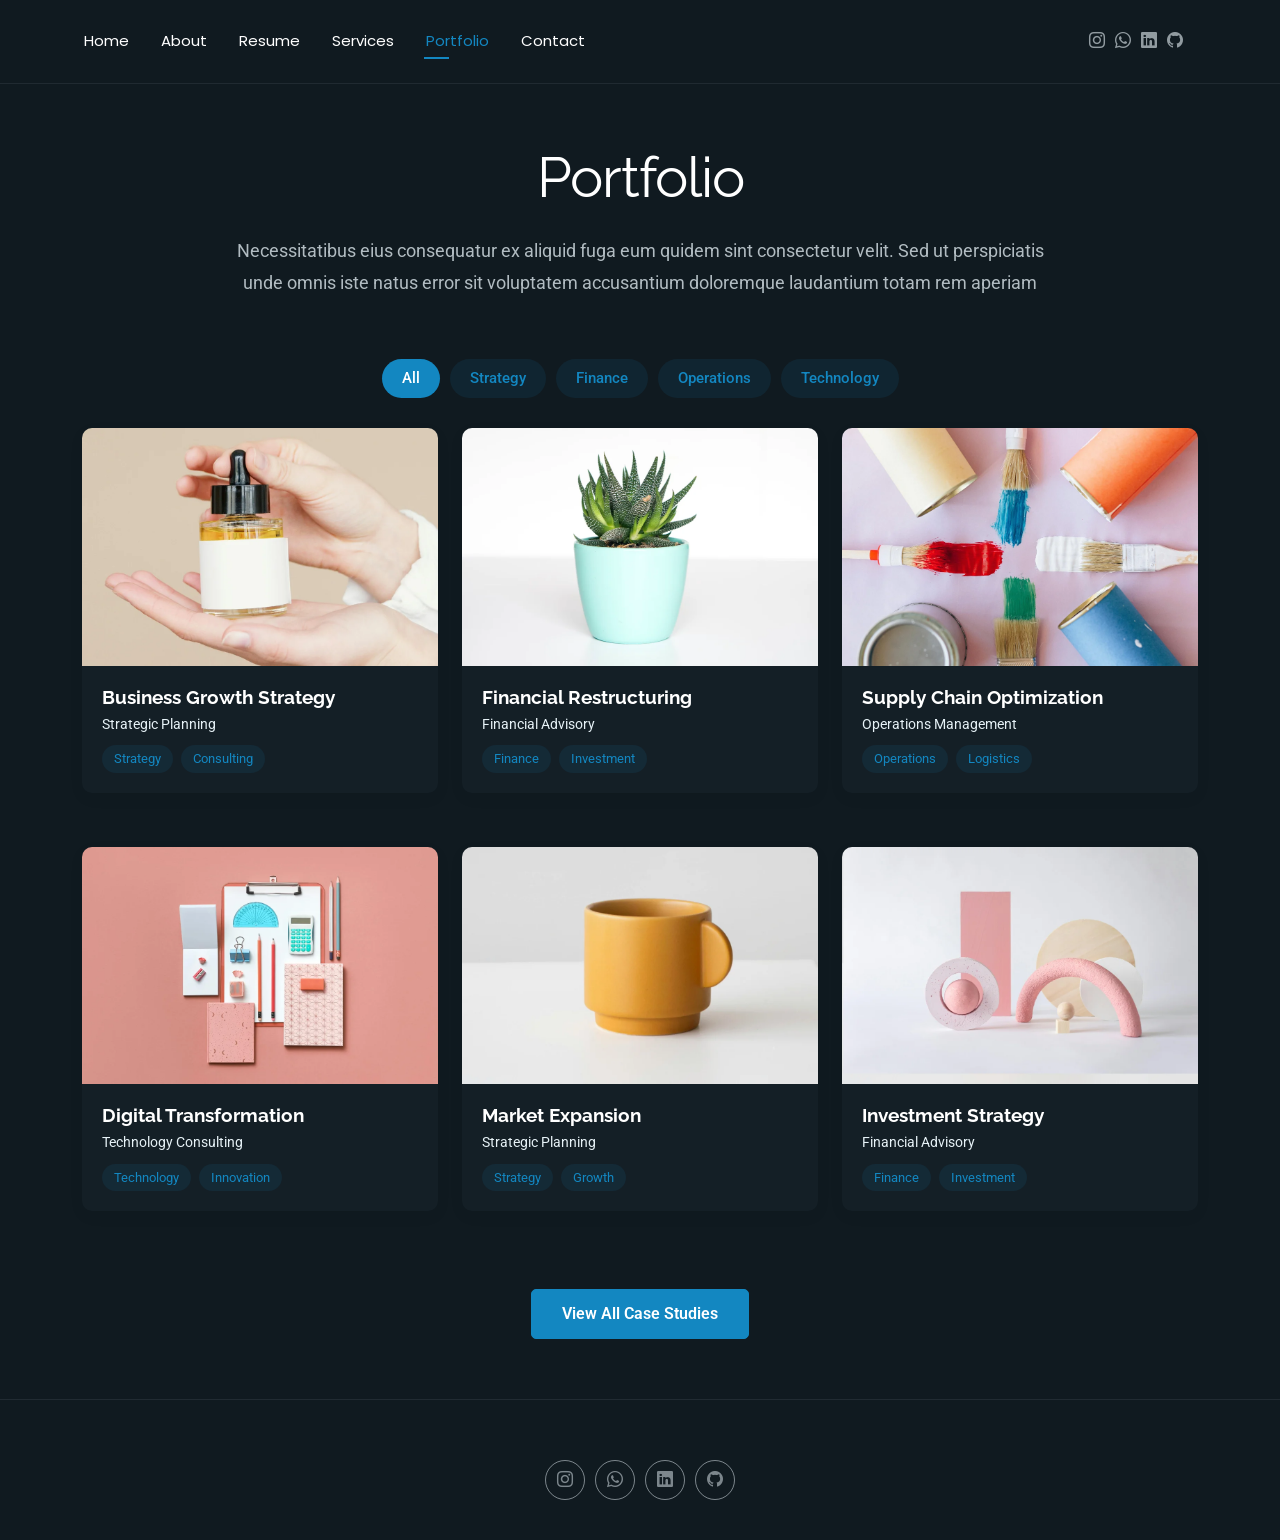
<file: portfolio.html>
<!DOCTYPE html>
<html lang="en">

<head>
  <meta charset="utf-8">
  <meta content="width=device-width, initial-scale=1.0" name="viewport">
  <title>Portfolio - FolioOne Bootstrap Template</title>
  <meta name="description" content="">
  <meta name="keywords" content="">

  <!-- Favicons -->
  <link href="assets/img/favicon.png" rel="icon">
  <link href="assets/img/apple-touch-icon.png" rel="apple-touch-icon">

  <!-- Fonts -->
  <link href="https://fonts.googleapis.com" rel="preconnect">
  <link href="https://fonts.gstatic.com" rel="preconnect" crossorigin>
  <link href="https://fonts.googleapis.com/css2?family=Roboto:ital,wght@0,100;0,300;0,400;0,500;0,700;0,900;1,100;1,300;1,400;1,500;1,700;1,900&family=Poppins:ital,wght@0,100;0,200;0,300;0,400;0,500;0,600;0,700;0,800;0,900;1,100;1,200;1,300;1,400;1,500;1,600;1,700;1,800;1,900&family=Raleway:ital,wght@0,100;0,200;0,300;0,400;0,500;0,600;0,700;0,800;0,900;1,100;1,200;1,300;1,400;1,500;1,600;1,700;1,800;1,900&display=swap" rel="stylesheet">

  <!-- Vendor CSS Files -->
  <link href="assets/vendor/bootstrap/css/bootstrap.min.css" rel="stylesheet">
  <link href="assets/vendor/bootstrap-icons/bootstrap-icons.css" rel="stylesheet">
  <link href="assets/vendor/aos/aos.css" rel="stylesheet">
  <link href="assets/vendor/swiper/swiper-bundle.min.css" rel="stylesheet">
  <link href="assets/vendor/glightbox/css/glightbox.min.css" rel="stylesheet">

  <!-- Main CSS File -->
  <link href="assets/css/main.css" rel="stylesheet">

  <!-- =======================================================
  * Template Name: FolioOne
  * Template URL: https://bootstrapmade.com/folioone-bootstrap-portfolio-website-template/
  * Updated: Aug 23 2025 with Bootstrap v5.3.7
  * Author: BootstrapMade.com
  * License: https://bootstrapmade.com/license/
  ======================================================== -->
</head>

<body class="portfolio-page">

  <header id="header" class="header d-flex align-items-center light-background sticky-top">
    <div class="container position-relative d-flex align-items-center justify-content-between">



      
      <nav id="navmenu" class="navmenu">
        <ul>
          <li><a href="index.html">Home</a></li>
          <li><a href="about.html">About</a></li>
          <li><a href="resume.html" >Resume</a></li>
          <li><a href="services.html">Services</a></li>
          <li><a href="portfolio.html" class="active" >Portfolio</a></li>
          <li><a href="contact.html">Contact</a></li>
        </ul>
        <i class="mobile-nav-toggle d-xl-none bi bi-list"></i>
      </nav>

      <div class="header-social-links">
        <a href="https://instagram.com/iam_chubbygurl"><i class="bi bi-instagram"></i></a>
        <a href="https://wa.me/601111435862?text=Hi%2C%20I%20want%20to%20build%20a%20website%20for%20my%20business"><i class="bi bi-whatsapp"></i></a>
        <a href="https://www.linkedin.com/in/misha-manimaran-17125725b/"><i class="bi bi-linkedin"></i></a>
              <a href="https://github.com/Misha-lab-cyber"><i class="bi bi-github"></i></a>
      </div>


 
    </div>
  </header>

  <main class="main">

    <!-- Portfolio Section -->
    <section id="portfolio" class="portfolio section">

      <!-- Section Title -->
      <div class="container section-title" data-aos="fade-up">
        <h2>Portfolio</h2>
        <p>Necessitatibus eius consequatur ex aliquid fuga eum quidem sint consectetur velit. Sed ut perspiciatis unde omnis iste natus error sit voluptatem accusantium doloremque laudantium totam rem aperiam</p>
      </div><!-- End Section Title -->

      <div class="container" data-aos="fade-up" data-aos-delay="100">

        <div class="isotope-layout" data-default-filter="*" data-layout="masonry" data-sort="original-order">
          <ul class="portfolio-filters isotope-filters" data-aos="fade-up" data-aos-delay="200">
            <li data-filter="*" class="filter-active">All</li>
            <li data-filter=".filter-strategy">Strategy</li>
            <li data-filter=".filter-finance">Finance</li>
            <li data-filter=".filter-operations">Operations</li>
            <li data-filter=".filter-technology">Technology</li>
          </ul><!-- End Portfolio Filters -->

          <div class="row gy-4 isotope-container" data-aos="fade-up" data-aos-delay="300">
            <div class="col-lg-4 col-md-6 portfolio-item isotope-item filter-strategy">
              <div class="portfolio-card">
                <div class="portfolio-img">
                  <img src="assets/img/portfolio/portfolio-1.webp" alt="Portfolio Item" class="img-fluid">
                  <div class="portfolio-overlay">
                    <a href="assets/img/portfolio/portfolio-1.webp" class="glightbox portfolio-lightbox"><i class="bi bi-plus"></i></a>
                    <a href="#" class="portfolio-details-link"><i class="bi bi-link"></i></a>
                  </div>
                </div>
                <div class="portfolio-info">
                  <h4>Business Growth Strategy</h4>
                  <p>Strategic Planning</p>
                  <div class="portfolio-tags">
                    <span>Strategy</span>
                    <span>Consulting</span>
                  </div>
                </div>
              </div>
            </div>

            <div class="col-lg-4 col-md-6 portfolio-item isotope-item filter-finance">
              <div class="portfolio-card">
                <div class="portfolio-img">
                  <img src="assets/img/portfolio/portfolio-2.webp" alt="Portfolio Item" class="img-fluid">
                  <div class="portfolio-overlay">
                    <a href="assets/img/portfolio/portfolio-2.webp" class="glightbox portfolio-lightbox"><i class="bi bi-plus"></i></a>
                    <a href="#" class="portfolio-details-link"><i class="bi bi-link"></i></a>
                  </div>
                </div>
                <div class="portfolio-info">
                  <h4>Financial Restructuring</h4>
                  <p>Financial Advisory</p>
                  <div class="portfolio-tags">
                    <span>Finance</span>
                    <span>Investment</span>
                  </div>
                </div>
              </div>
            </div>

            <div class="col-lg-4 col-md-6 portfolio-item isotope-item filter-operations">
              <div class="portfolio-card">
                <div class="portfolio-img">
                  <img src="assets/img/portfolio/portfolio-3.webp" alt="Portfolio Item" class="img-fluid">
                  <div class="portfolio-overlay">
                    <a href="assets/img/portfolio/portfolio-3.webp" class="glightbox portfolio-lightbox"><i class="bi bi-plus"></i></a>
                    <a href="#" class="portfolio-details-link"><i class="bi bi-link"></i></a>
                  </div>
                </div>
                <div class="portfolio-info">
                  <h4>Supply Chain Optimization</h4>
                  <p>Operations Management</p>
                  <div class="portfolio-tags">
                    <span>Operations</span>
                    <span>Logistics</span>
                  </div>
                </div>
              </div>
            </div>

            <div class="col-lg-4 col-md-6 portfolio-item isotope-item filter-technology">
              <div class="portfolio-card">
                <div class="portfolio-img">
                  <img src="assets/img/portfolio/portfolio-4.webp" alt="Portfolio Item" class="img-fluid">
                  <div class="portfolio-overlay">
                    <a href="assets/img/portfolio/portfolio-4.webp" class="glightbox portfolio-lightbox"><i class="bi bi-plus"></i></a>
                    <a href="#" class="portfolio-details-link"><i class="bi bi-link"></i></a>
                  </div>
                </div>
                <div class="portfolio-info">
                  <h4>Digital Transformation</h4>
                  <p>Technology Consulting</p>
                  <div class="portfolio-tags">
                    <span>Technology</span>
                    <span>Innovation</span>
                  </div>
                </div>
              </div>
            </div>

            <div class="col-lg-4 col-md-6 portfolio-item isotope-item filter-strategy">
              <div class="portfolio-card">
                <div class="portfolio-img">
                  <img src="assets/img/portfolio/portfolio-5.webp" alt="Portfolio Item" class="img-fluid">
                  <div class="portfolio-overlay">
                    <a href="assets/img/portfolio/portfolio-5.webp" class="glightbox portfolio-lightbox"><i class="bi bi-plus"></i></a>
                    <a href="#" class="portfolio-details-link"><i class="bi bi-link"></i></a>
                  </div>
                </div>
                <div class="portfolio-info">
                  <h4>Market Expansion</h4>
                  <p>Strategic Planning</p>
                  <div class="portfolio-tags">
                    <span>Strategy</span>
                    <span>Growth</span>
                  </div>
                </div>
              </div>
            </div>

            <div class="col-lg-4 col-md-6 portfolio-item isotope-item filter-finance">
              <div class="portfolio-card">
                <div class="portfolio-img">
                  <img src="assets/img/portfolio/portfolio-6.webp" alt="Portfolio Item" class="img-fluid">
                  <div class="portfolio-overlay">
                    <a href="assets/img/portfolio/portfolio-6.webp" class="glightbox portfolio-lightbox"><i class="bi bi-plus"></i></a>
                    <a href="#" class="portfolio-details-link"><i class="bi bi-link"></i></a>
                  </div>
                </div>
                <div class="portfolio-info">
                  <h4>Investment Strategy</h4>
                  <p>Financial Advisory</p>
                  <div class="portfolio-tags">
                    <span>Finance</span>
                    <span>Investment</span>
                  </div>
                </div>
              </div>
            </div>
          </div><!-- End Portfolio Items Container -->

        </div>

        <div class="text-center mt-5" data-aos="fade-up" data-aos-delay="400">
          <a href="#portfolio" class="btn btn-primary">View All Case Studies</a>
        </div>

      </div>

    </section><!-- /Portfolio Section -->

  </main>

  <footer id="footer" class="footer">

    <div class="container">
   
       <div class="social-links d-flex justify-content-center">
        <a href="https://instagram.com/iam_chubbygurl"><i class="bi bi-instagram"></i></a>
        <a href="https://wa.me/601111435862?text=Hi%2C%20I%20want%20to%20build%20a%20website%20for%20my%20business"><i class="bi bi-whatsapp"></i></a>
        <a href="https://www.linkedin.com/in/misha-manimaran-17125725b/"><i class="bi bi-linkedin"></i></a>
              <a href="https://github.com/Misha-lab-cyber"><i class="bi bi-github"></i></a>
      </div>
    
    </div>

  </footer>

  <!-- Scroll Top -->
  <a href="#" id="scroll-top" class="scroll-top d-flex align-items-center justify-content-center"><i class="bi bi-arrow-up-short"></i></a>

  <!-- Preloader -->
  <div id="preloader"></div>

  <!-- Vendor JS Files -->
  <script src="assets/vendor/bootstrap/js/bootstrap.bundle.min.js"></script>
  <script src="assets/vendor/php-email-form/validate.js"></script>
  <script src="assets/vendor/aos/aos.js"></script>
  <script src="assets/vendor/typed.js/typed.umd.js"></script>
  <script src="assets/vendor/waypoints/noframework.waypoints.js"></script>
  <script src="assets/vendor/purecounter/purecounter_vanilla.js"></script>
  <script src="assets/vendor/swiper/swiper-bundle.min.js"></script>
  <script src="assets/vendor/imagesloaded/imagesloaded.pkgd.min.js"></script>
  <script src="assets/vendor/isotope-layout/isotope.pkgd.min.js"></script>
  <script src="assets/vendor/glightbox/js/glightbox.min.js"></script>

  <!-- Main JS File -->
  <script src="assets/js/main.js"></script>

</body>

</html>
</file>
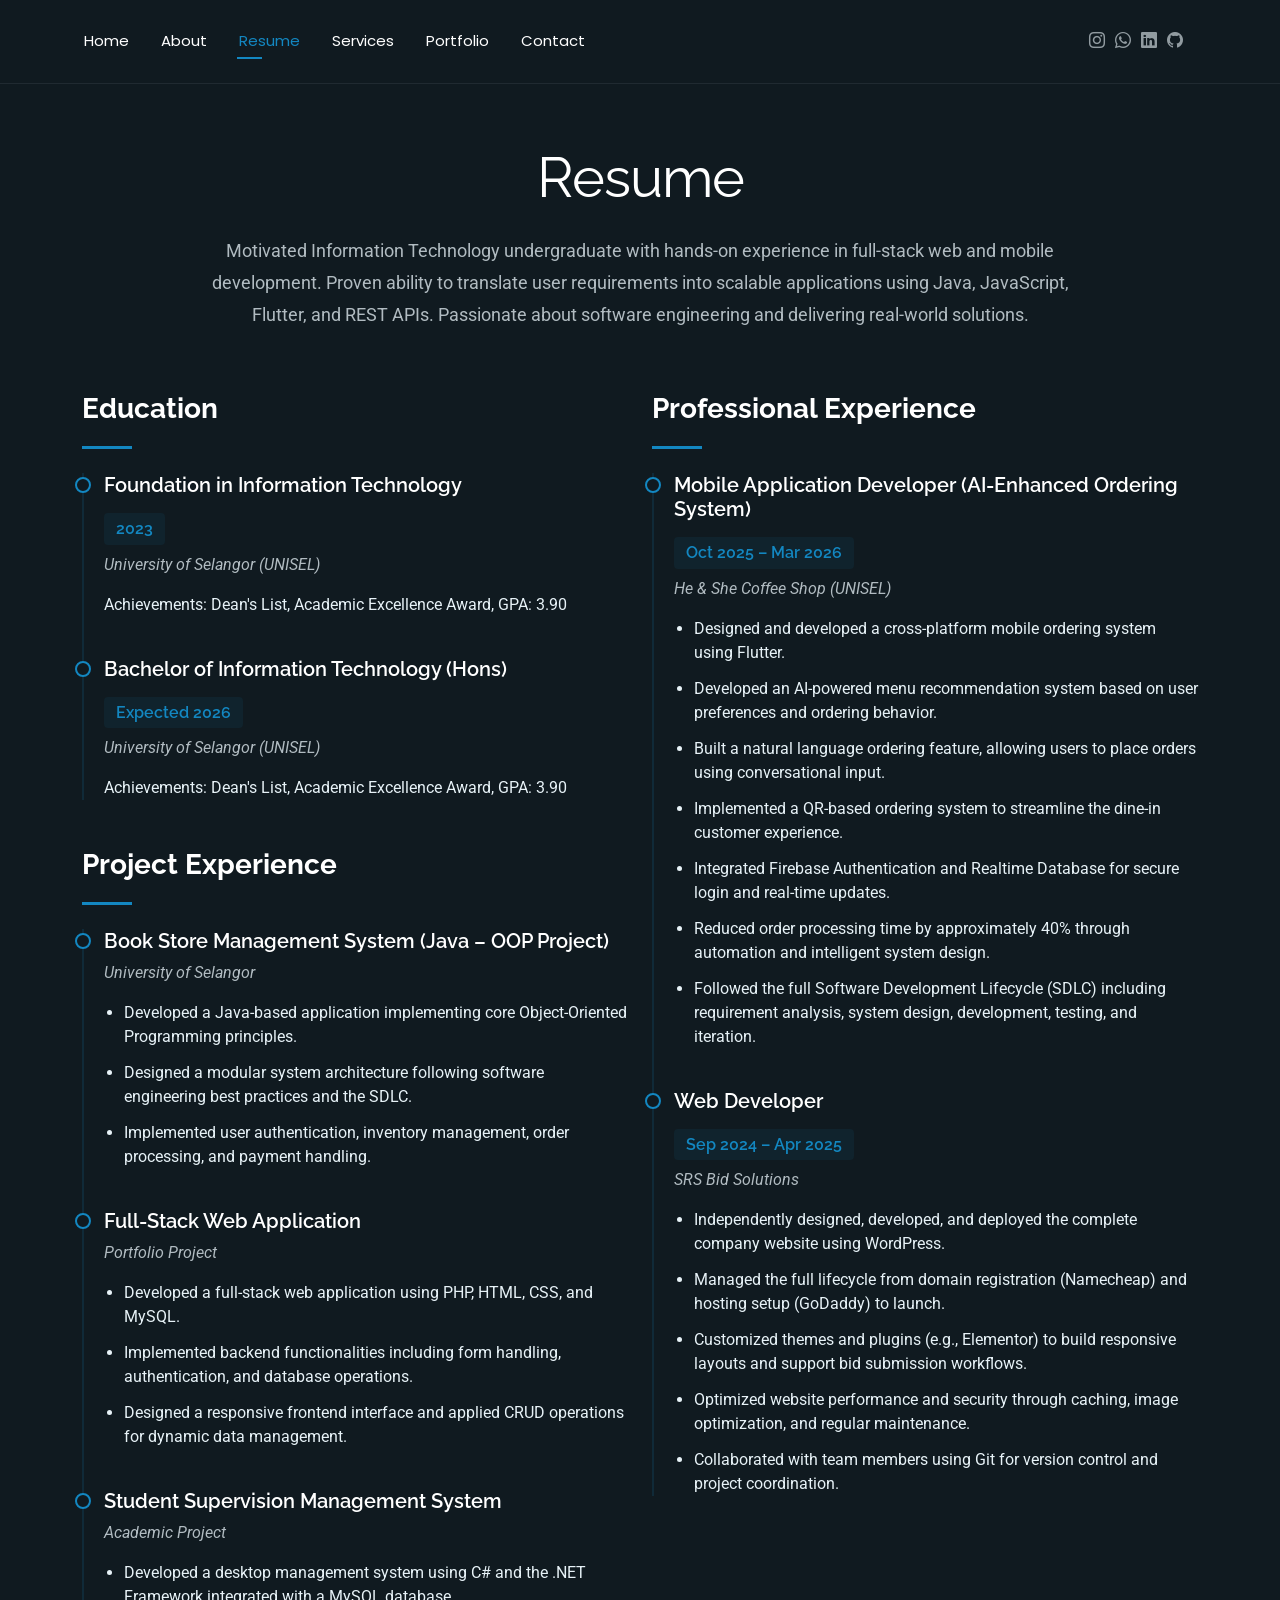
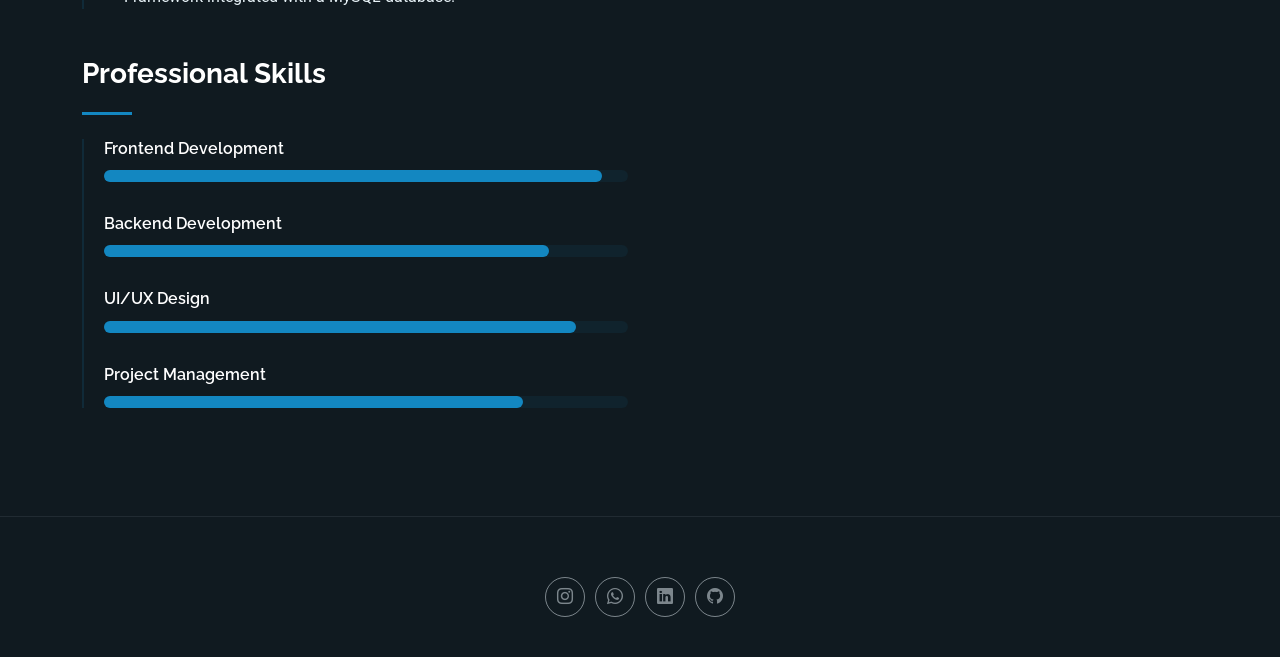
<file: resume.html>
<!DOCTYPE html>
<html lang="en">

<head>
  <meta charset="utf-8">
  <meta content="width=device-width, initial-scale=1.0" name="viewport">
  <title>Resume - FolioOne Bootstrap Template</title>
  <meta name="description" content="">
  <meta name="keywords" content="">

  <!-- Favicons -->
  <link href="assets/img/favicon.png" rel="icon">
  <link href="assets/img/apple-touch-icon.png" rel="apple-touch-icon">

  <!-- Fonts -->
  <link href="https://fonts.googleapis.com" rel="preconnect">
  <link href="https://fonts.gstatic.com" rel="preconnect" crossorigin>
  <link href="https://fonts.googleapis.com/css2?family=Roboto:ital,wght@0,100;0,300;0,400;0,500;0,700;0,900;1,100;1,300;1,400;1,500;1,700;1,900&family=Poppins:ital,wght@0,100;0,200;0,300;0,400;0,500;0,600;0,700;0,800;0,900;1,100;1,200;1,300;1,400;1,500;1,600;1,700;1,800;1,900&family=Raleway:ital,wght@0,100;0,200;0,300;0,400;0,500;0,600;0,700;0,800;0,900;1,100;1,200;1,300;1,400;1,500;1,600;1,700;1,800;1,900&display=swap" rel="stylesheet">

  <!-- Vendor CSS Files -->
  <link href="assets/vendor/bootstrap/css/bootstrap.min.css" rel="stylesheet">
  <link href="assets/vendor/bootstrap-icons/bootstrap-icons.css" rel="stylesheet">
  <link href="assets/vendor/aos/aos.css" rel="stylesheet">
  <link href="assets/vendor/swiper/swiper-bundle.min.css" rel="stylesheet">
  <link href="assets/vendor/glightbox/css/glightbox.min.css" rel="stylesheet">

  <!-- Main CSS File -->
  <link href="assets/css/main.css" rel="stylesheet">

  <!-- =======================================================
  * Template Name: FolioOne
  * Template URL: https://bootstrapmade.com/folioone-bootstrap-portfolio-website-template/
  * Updated: Aug 23 2025 with Bootstrap v5.3.7
  * Author: BootstrapMade.com
  * License: https://bootstrapmade.com/license/
  ======================================================== -->
</head>

<body class="resume-page">

  <header id="header" class="header d-flex align-items-center light-background sticky-top">
    <div class="container position-relative d-flex align-items-center justify-content-between">

      <!-- <a href="index.html" class="logo d-flex align-items-center me-auto me-xl-0">
      <img src="assets/img/logo.webp" alt="">
      <h1 class="sitename">FolioOne</h1> 
    </a> -->

     
      <nav id="navmenu" class="navmenu">
        <ul>
          <li><a href="index.html">Home</a></li>
          <li><a href="about.html">About</a></li>
          <li><a href="resume.html" class="active">Resume</a></li>
          <li><a href="services.html">Services</a></li>
          <li><a href="portfolio.html">Portfolio</a></li>
          <li><a href="contact.html">Contact</a></li>
        </ul>
        <i class="mobile-nav-toggle d-xl-none bi bi-list"></i>
      </nav>

      <div class="header-social-links">
        <a href="https://instagram.com/iam_chubbygurl"><i class="bi bi-instagram"></i></a>
        <a href="https://wa.me/601111435862?text=Hi%2C%20I%20want%20to%20build%20a%20website%20for%20my%20business"><i class="bi bi-whatsapp"></i></a>
        <a href="https://www.linkedin.com/in/misha-manimaran-17125725b/"><i class="bi bi-linkedin"></i></a>
              <a href="https://github.com/Misha-lab-cyber"><i class="bi bi-github"></i></a>
      </div>

    </div>
  </header>

  <main class="main">

    <!-- Resume Section -->
    <section id="resume" class="resume section">

      <!-- Section Title -->
      <div class="container section-title" data-aos="fade-up">
        <h2>Resume</h2>
        <p>Motivated Information Technology undergraduate with hands-on experience in full-stack web and mobile development. Proven ability to translate user requirements into scalable applications using Java, JavaScript, Flutter, and REST APIs. Passionate about software engineering and delivering real-world solutions.</p>
      </div><!-- End Section Title -->

      <div class="container" data-aos="fade-up" data-aos-delay="100">

        <div class="row">
          <div class="col-lg-6">

            <!-- Education Section -->
            <div class="resume-item" data-aos="fade-up">
              <h3 class="resume-title">Education</h3>

              <div class="resume-content">

                 <article class="education-item">
                 <h4>Foundation in Information Technology</h4>
                  <h5>2023</h5>
                  <p class="institution"><em>University of Selangor (UNISEL)</em></p>
                  <p>Achievements: Dean's List, Academic Excellence Award, GPA: 3.90</p>
                </article>


                <article class="education-item">
                 <h4>Bachelor of Information Technology (Hons)</h4>
                  <h5>Expected 2026</h5>
                  <p class="institution"><em>University of Selangor (UNISEL)</em></p>
                  <p>Achievements: Dean's List, Academic Excellence Award, GPA: 3.90</p>
                </article>

               
              </div>
            </div><!-- End Education Section -->


               <!-- Projects Section -->
            <div class="resume-item" data-aos="fade-up">
              <h3 class="resume-title">Project Experience</h3>
 
              <div class="resume-content">
                <article class="experience-item">
                  <h4>Book Store Management System (Java – OOP Project)</h4>
                  <p class="company"><em>University of Selangor</em></p>
                  <ul>
                    <li>Developed a Java-based application implementing core Object-Oriented Programming principles.</li>
                    <li>Designed a modular system architecture following software engineering best practices and the SDLC.</li>
                    <li>Implemented user authentication, inventory management, order processing, and payment handling.</li>
                  </ul>
                </article>
 
                <article class="experience-item">
                  <h4>Full-Stack Web Application</h4>
                  <p class="company"><em>Portfolio Project</em></p>
                  <ul>
                    <li>Developed a full-stack web application using PHP, HTML, CSS, and MySQL.</li>
                    <li>Implemented backend functionalities including form handling, authentication, and database operations.</li>
                    <li>Designed a responsive frontend interface and applied CRUD operations for dynamic data management.</li>
                  </ul>
                </article>
 
                <article class="experience-item">
                  <h4>Student Supervision Management System</h4>
                  <p class="company"><em>Academic Project</em></p>
                  <ul>
                    <li>Developed a desktop management system using C# and the .NET Framework integrated with a MySQL database.</li>
                  </ul>
                </article>
              </div>
            </div><!-- End Projects Section -->


            <!-- Professional Skills Section -->
            <div class="resume-item skills-animation" data-aos="fade-up">
              <h3 class="resume-title">Professional Skills</h3>

              <div class="resume-content">
                <div class="skill-item">
                  <h4>Frontend Development</h4>
                  <div class="progress">
                    <div class="progress-bar" role="progressbar" aria-valuenow="95" aria-valuemin="0" aria-valuemax="100"></div>
                  </div>
                </div>

                <div class="skill-item">
                  <h4>Backend Development</h4>
                  <div class="progress">
                    <div class="progress-bar" role="progressbar" aria-valuenow="85" aria-valuemin="0" aria-valuemax="100"></div>
                  </div>
                </div>

                <div class="skill-item">
                  <h4>UI/UX Design</h4>
                  <div class="progress">
                    <div class="progress-bar" role="progressbar" aria-valuenow="90" aria-valuemin="0" aria-valuemax="100"></div>
                  </div>
                </div>

                <div class="skill-item">
                  <h4>Project Management</h4>
                  <div class="progress">
                    <div class="progress-bar" role="progressbar" aria-valuenow="80" aria-valuemin="0" aria-valuemax="100"></div>
                  </div>
                </div>
              </div>
            </div><!-- End Professional Skills Section -->
          </div>

          <div class="col-lg-6">
            <!-- Experience Section -->
            <div class="resume-item" data-aos="fade-up" data-aos-delay="100">
              <h3 class="resume-title">Professional Experience</h3>

              <div class="resume-content">
                <article class="experience-item">
                   <h4>Mobile Application Developer (AI-Enhanced Ordering System)</h4>
                  <h5>Oct 2025 – Mar 2026</h5>
                  <p class="company"><em>He & She Coffee Shop (UNISEL)</em></p>
                  <ul>
                   <li>Designed and developed a cross-platform mobile ordering system using Flutter.</li>
                     <li>Developed an AI-powered menu recommendation system based on user preferences and ordering behavior.</li>
                    <li>Built a natural language ordering feature, allowing users to place orders using conversational input.</li>
                    <li>Implemented a QR-based ordering system to streamline the dine-in customer experience.</li>
                    <li>Integrated Firebase Authentication and Realtime Database for secure login and real-time updates.</li>
                    <li>Reduced order processing time by approximately 40% through automation and intelligent system design.</li>
                      <li>Followed the full Software Development Lifecycle (SDLC) including requirement analysis, system design, development, testing, and iteration.</li>
                  </ul>
                </article>

                <article class="experience-item">
                   <h4>Web Developer</h4>
                  <h5>Sep 2024 – Apr 2025</h5>
                  <p class="company"><em>SRS Bid Solutions</em></p>
                  <ul>
                  <li>Independently designed, developed, and deployed the complete company website using WordPress.</li>
                    <li>Managed the full lifecycle from domain registration (Namecheap) and hosting setup (GoDaddy) to launch.</li>
                    <li>Customized themes and plugins (e.g., Elementor) to build responsive layouts and support bid submission workflows.</li>
                    <li>Optimized website performance and security through caching, image optimization, and regular maintenance.</li>
                    <li>Collaborated with team members using Git for version control and project coordination.</li>
                  </ul>
                </article>


              </div>
            </div><!-- End Experience Section -->
          </div>
        </div>

      </div>

    </section><!-- /Resume Section -->

  </main>

  <footer id="footer" class="footer">

    
    <div class="container">
    
      <div class="social-links d-flex justify-content-center">
        <a href="https://instagram.com/iam_chubbygurl"><i class="bi bi-instagram"></i></a>
        <a href="https://wa.me/601111435862?text=Hi%2C%20I%20want%20to%20build%20a%20website%20for%20my%20business"><i class="bi bi-whatsapp"></i></a>
        <a href="https://www.linkedin.com/in/misha-manimaran-17125725b/"><i class="bi bi-linkedin"></i></a>
              <a href="https://github.com/Misha-lab-cyber"><i class="bi bi-github"></i></a>
      </div>
   

    </div>

  </footer>

  <!-- Scroll Top -->
  <a href="#" id="scroll-top" class="scroll-top d-flex align-items-center justify-content-center"><i class="bi bi-arrow-up-short"></i></a>

  <!-- Preloader -->
  <div id="preloader"></div>

  <!-- Vendor JS Files -->
  <script src="assets/vendor/bootstrap/js/bootstrap.bundle.min.js"></script>
  <script src="assets/vendor/php-email-form/validate.js"></script>
  <script src="assets/vendor/aos/aos.js"></script>
  <script src="assets/vendor/typed.js/typed.umd.js"></script>
  <script src="assets/vendor/waypoints/noframework.waypoints.js"></script>
  <script src="assets/vendor/purecounter/purecounter_vanilla.js"></script>
  <script src="assets/vendor/swiper/swiper-bundle.min.js"></script>
  <script src="assets/vendor/imagesloaded/imagesloaded.pkgd.min.js"></script>
  <script src="assets/vendor/isotope-layout/isotope.pkgd.min.js"></script>
  <script src="assets/vendor/glightbox/js/glightbox.min.js"></script>

  <!-- Main JS File -->
  <script src="assets/js/main.js"></script>

</body>

</html>
</file>
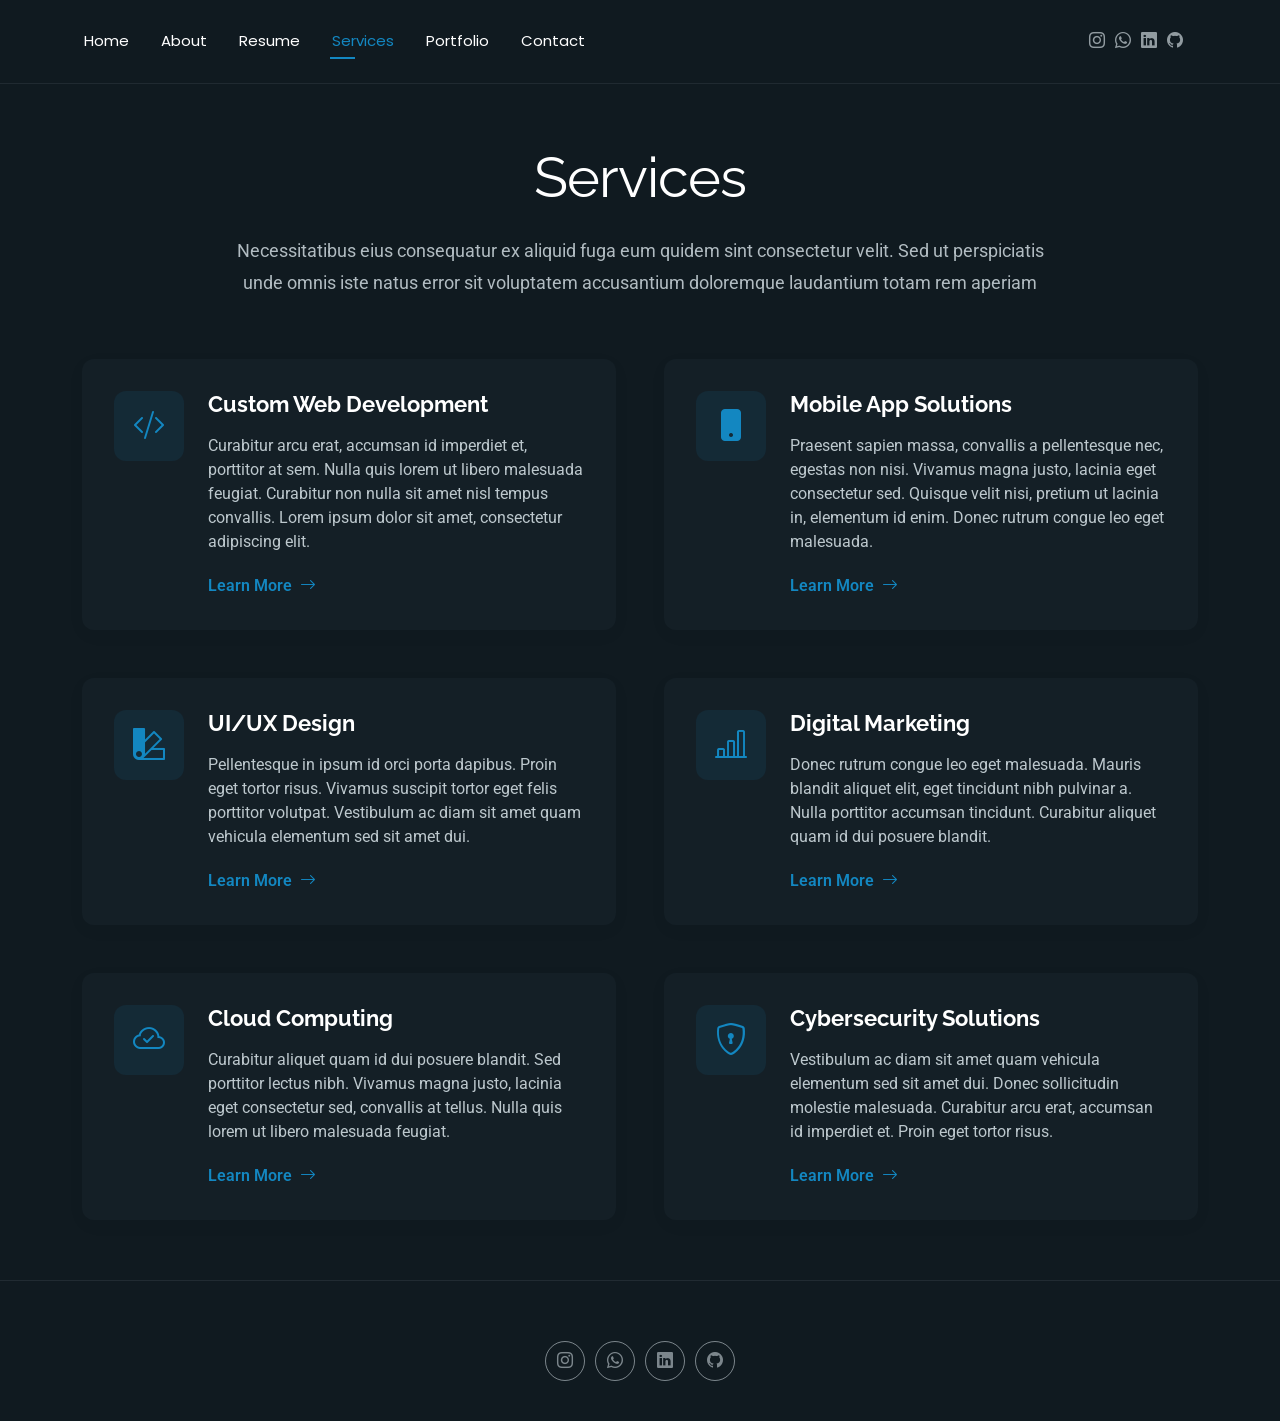
<file: services.html>
<!DOCTYPE html>
<html lang="en">

<head>
  <meta charset="utf-8">
  <meta content="width=device-width, initial-scale=1.0" name="viewport">
  <title>Services - FolioOne Bootstrap Template</title>
  <meta name="description" content="">
  <meta name="keywords" content="">

  <!-- Favicons -->
  <link href="assets/img/favicon.png" rel="icon">
  <link href="assets/img/apple-touch-icon.png" rel="apple-touch-icon">

  <!-- Fonts -->
  <link href="https://fonts.googleapis.com" rel="preconnect">
  <link href="https://fonts.gstatic.com" rel="preconnect" crossorigin>
  <link href="https://fonts.googleapis.com/css2?family=Roboto:ital,wght@0,100;0,300;0,400;0,500;0,700;0,900;1,100;1,300;1,400;1,500;1,700;1,900&family=Poppins:ital,wght@0,100;0,200;0,300;0,400;0,500;0,600;0,700;0,800;0,900;1,100;1,200;1,300;1,400;1,500;1,600;1,700;1,800;1,900&family=Raleway:ital,wght@0,100;0,200;0,300;0,400;0,500;0,600;0,700;0,800;0,900;1,100;1,200;1,300;1,400;1,500;1,600;1,700;1,800;1,900&display=swap" rel="stylesheet">

  <!-- Vendor CSS Files -->
  <link href="assets/vendor/bootstrap/css/bootstrap.min.css" rel="stylesheet">
  <link href="assets/vendor/bootstrap-icons/bootstrap-icons.css" rel="stylesheet">
  <link href="assets/vendor/aos/aos.css" rel="stylesheet">
  <link href="assets/vendor/swiper/swiper-bundle.min.css" rel="stylesheet">
  <link href="assets/vendor/glightbox/css/glightbox.min.css" rel="stylesheet">

  <!-- Main CSS File -->
  <link href="assets/css/main.css" rel="stylesheet">

  <!-- =======================================================
  * Template Name: FolioOne
  * Template URL: https://bootstrapmade.com/folioone-bootstrap-portfolio-website-template/
  * Updated: Aug 23 2025 with Bootstrap v5.3.7
  * Author: BootstrapMade.com
  * License: https://bootstrapmade.com/license/
  ======================================================== -->
</head>

<body class="services-page">

  <header id="header" class="header d-flex align-items-center light-background sticky-top">
    <div class="container position-relative d-flex align-items-center justify-content-between">

      <!-- <a href="index.html" class="logo d-flex align-items-center me-auto me-xl-0">
      <img src="assets/img/logo.webp" alt="">
      <h1 class="sitename">FolioOne</h1> 
    </a> -->

     
       <nav id="navmenu" class="navmenu">
        <ul>
          <li><a href="index.html">Home</a></li>
          <li><a href="about.html">About</a></li>
          <li><a href="resume.html">Resume</a></li>
          <li><a href="services.html" class="active" >Services</a></li>
          <li><a href="portfolio.html">Portfolio</a></li>
          <li><a href="contact.html">Contact</a></li>
        </ul>
        <i class="mobile-nav-toggle d-xl-none bi bi-list"></i>
      </nav>

      <div class="header-social-links">
        <a href="https://instagram.com/iam_chubbygurl"><i class="bi bi-instagram"></i></a>
        <a href="https://wa.me/601111435862?text=Hi%2C%20I%20want%20to%20build%20a%20website%20for%20my%20business"><i class="bi bi-whatsapp"></i></a>
        <a href="https://www.linkedin.com/in/misha-manimaran-17125725b/"><i class="bi bi-linkedin"></i></a>
              <a href="https://github.com/Misha-lab-cyber"><i class="bi bi-github"></i></a>
      </div>




    </div>
  </header>

  <main class="main">

    <!-- Services Section -->
    <section id="services" class="services section">

      <!-- Section Title -->
      <div class="container section-title" data-aos="fade-up">
        <h2>Services</h2>
        <p>Necessitatibus eius consequatur ex aliquid fuga eum quidem sint consectetur velit. Sed ut perspiciatis unde omnis iste natus error sit voluptatem accusantium doloremque laudantium totam rem aperiam</p>
      </div><!-- End Section Title -->

      <div class="container" data-aos="fade-up" data-aos-delay="100">

        <div class="row justify-content-center g-5">

          <div class="col-md-6" data-aos="fade-right" data-aos-delay="100">
            <div class="service-item">
              <div class="service-icon">
                <i class="bi bi-code-slash"></i>
              </div>
              <div class="service-content">
                <h3>Custom Web Development</h3>
                <p>Curabitur arcu erat, accumsan id imperdiet et, porttitor at sem. Nulla quis lorem ut libero malesuada feugiat. Curabitur non nulla sit amet nisl tempus convallis. Lorem ipsum dolor sit amet, consectetur adipiscing elit.</p>
                <a href="service-details.html" class="service-link">
                  <span>Learn More</span>
                  <i class="bi bi-arrow-right"></i>
                </a>
              </div>
            </div>
          </div><!-- End Service Item -->

          <div class="col-md-6" data-aos="fade-left" data-aos-delay="100">
            <div class="service-item">
              <div class="service-icon">
                <i class="bi bi-phone-fill"></i>
              </div>
              <div class="service-content">
                <h3>Mobile App Solutions</h3>
                <p>Praesent sapien massa, convallis a pellentesque nec, egestas non nisi. Vivamus magna justo, lacinia eget consectetur sed. Quisque velit nisi, pretium ut lacinia in, elementum id enim. Donec rutrum congue leo eget malesuada.</p>
                <a href="service-details.html" class="service-link">
                  <span>Learn More</span>
                  <i class="bi bi-arrow-right"></i>
                </a>
              </div>
            </div>
          </div><!-- End Service Item -->

          <div class="col-md-6" data-aos="fade-right" data-aos-delay="200">
            <div class="service-item">
              <div class="service-icon">
                <i class="bi bi-palette2"></i>
              </div>
              <div class="service-content">
                <h3>UI/UX Design</h3>
                <p>Pellentesque in ipsum id orci porta dapibus. Proin eget tortor risus. Vivamus suscipit tortor eget felis porttitor volutpat. Vestibulum ac diam sit amet quam vehicula elementum sed sit amet dui.</p>
                <a href="service-details.html" class="service-link">
                  <span>Learn More</span>
                  <i class="bi bi-arrow-right"></i>
                </a>
              </div>
            </div>
          </div><!-- End Service Item -->

          <div class="col-md-6" data-aos="fade-left" data-aos-delay="200">
            <div class="service-item">
              <div class="service-icon">
                <i class="bi bi-bar-chart-line"></i>
              </div>
              <div class="service-content">
                <h3>Digital Marketing</h3>
                <p>Donec rutrum congue leo eget malesuada. Mauris blandit aliquet elit, eget tincidunt nibh pulvinar a. Nulla porttitor accumsan tincidunt. Curabitur aliquet quam id dui posuere blandit.</p>
                <a href="service-details.html" class="service-link">
                  <span>Learn More</span>
                  <i class="bi bi-arrow-right"></i>
                </a>
              </div>
            </div>
          </div><!-- End Service Item -->

          <div class="col-md-6" data-aos="fade-right" data-aos-delay="300">
            <div class="service-item">
              <div class="service-icon">
                <i class="bi bi-cloud-check"></i>
              </div>
              <div class="service-content">
                <h3>Cloud Computing</h3>
                <p>Curabitur aliquet quam id dui posuere blandit. Sed porttitor lectus nibh. Vivamus magna justo, lacinia eget consectetur sed, convallis at tellus. Nulla quis lorem ut libero malesuada feugiat.</p>
                <a href="service-details.html" class="service-link">
                  <span>Learn More</span>
                  <i class="bi bi-arrow-right"></i>
                </a>
              </div>
            </div>
          </div><!-- End Service Item -->

          <div class="col-md-6" data-aos="fade-left" data-aos-delay="300">
            <div class="service-item">
              <div class="service-icon">
                <i class="bi bi-shield-lock"></i>
              </div>
              <div class="service-content">
                <h3>Cybersecurity Solutions</h3>
                <p>Vestibulum ac diam sit amet quam vehicula elementum sed sit amet dui. Donec sollicitudin molestie malesuada. Curabitur arcu erat, accumsan id imperdiet et. Proin eget tortor risus.</p>
                <a href="service-details.html" class="service-link">
                  <span>Learn More</span>
                  <i class="bi bi-arrow-right"></i>
                </a>
              </div>
            </div>
          </div><!-- End Service Item -->

        </div>

      </div>

    </section><!-- /Services Section -->

  </main>

  <footer id="footer" class="footer">

    <div class="container">
     
       <div class="social-links d-flex justify-content-center">
        <a href="https://instagram.com/iam_chubbygurl"><i class="bi bi-instagram"></i></a>
        <a href="https://wa.me/601111435862?text=Hi%2C%20I%20want%20to%20build%20a%20website%20for%20my%20business"><i class="bi bi-whatsapp"></i></a>
        <a href="https://www.linkedin.com/in/misha-manimaran-17125725b/"><i class="bi bi-linkedin"></i></a>
              <a href="https://github.com/Misha-lab-cyber"><i class="bi bi-github"></i></a>
      </div>
     
    </div>

  </footer>

  <!-- Scroll Top -->
  <a href="#" id="scroll-top" class="scroll-top d-flex align-items-center justify-content-center"><i class="bi bi-arrow-up-short"></i></a>

  <!-- Preloader -->
  <div id="preloader"></div>

  <!-- Vendor JS Files -->
  <script src="assets/vendor/bootstrap/js/bootstrap.bundle.min.js"></script>
  <script src="assets/vendor/php-email-form/validate.js"></script>
  <script src="assets/vendor/aos/aos.js"></script>
  <script src="assets/vendor/typed.js/typed.umd.js"></script>
  <script src="assets/vendor/waypoints/noframework.waypoints.js"></script>
  <script src="assets/vendor/purecounter/purecounter_vanilla.js"></script>
  <script src="assets/vendor/swiper/swiper-bundle.min.js"></script>
  <script src="assets/vendor/imagesloaded/imagesloaded.pkgd.min.js"></script>
  <script src="assets/vendor/isotope-layout/isotope.pkgd.min.js"></script>
  <script src="assets/vendor/glightbox/js/glightbox.min.js"></script>

  <!-- Main JS File -->
  <script src="assets/js/main.js"></script>

</body>

</html>
</file>
<file: assets/css/main.css>
/**
* Template Name: FolioOne
* Template URL: https://bootstrapmade.com/folioone-bootstrap-portfolio-website-template/
* Updated: Aug 23 2025 with Bootstrap v5.3.7
* Author: BootstrapMade.com
* License: https://bootstrapmade.com/license/
*/

/*--------------------------------------------------------------
# Font & Color Variables
# Help: https://bootstrapmade.com/color-system/
--------------------------------------------------------------*/
/* Fonts */
:root {
  --default-font: "Roboto",  system-ui, -apple-system, "Segoe UI", Roboto, "Helvetica Neue", Arial, "Noto Sans", "Liberation Sans", sans-serif, "Apple Color Emoji", "Segoe UI Emoji", "Segoe UI Symbol", "Noto Color Emoji";
  --heading-font: "Raleway",  sans-serif;
  --nav-font: "Poppins",  sans-serif;
}

/* Global Colors - The following color variables are used throughout the website. Updating them here will change the color scheme of the entire website */
:root { 
  --background-color: #101a20; /* Background color for the entire website, including individual sections */
  --default-color: #e7f2f7; /* Default color used for the majority of the text content across the entire website */
  --heading-color: #ffffff; /* Color for headings, subheadings and title throughout the website */
  --accent-color: #1387c1; /* Accent color that represents your brand on the website. It's used for buttons, links, and other elements that need to stand out */
  --surface-color: #141f26; /* The surface color is used as a background of boxed elements within sections, such as cards, icon boxes, or other elements that require a visual separation from the global background. */
  --contrast-color: #ffffff; /* Contrast color for text, ensuring readability against backgrounds of accent, heading, or default colors. */
}

/* Nav Menu Colors - The following color variables are used specifically for the navigation menu. They are separate from the global colors to allow for more customization options */
:root {
  --nav-color: #ffffff;  /* The default color of the main navmenu links */
  --nav-hover-color: #1387c1; /* Applied to main navmenu links when they are hovered over or active */
  --nav-mobile-background-color: #213642; /* Used as the background color for mobile navigation menu */
  --nav-dropdown-background-color: #051117; /* Used as the background color for dropdown items that appear when hovering over primary navigation items */
  --nav-dropdown-color: #e7f2f7; /* Used for navigation links of the dropdown items in the navigation menu. */
  --nav-dropdown-hover-color: #1387c1; /* Similar to --nav-hover-color, this color is applied to dropdown navigation links when they are hovered over. */
}

/* Color Presets - These classes override global colors when applied to any section or element, providing reuse of the sam color scheme. */

.light-background {
  --background-color: #142027;
  --surface-color: #325264;
}

.dark-background {
  --background-color: #0b1419;
  --default-color: #ffffff;
  --heading-color: #ffffff;
  --surface-color: #252525;
  --contrast-color: #ffffff;
}

/* Smooth scroll */
:root {
  scroll-behavior: smooth;
}

/*--------------------------------------------------------------
# General Styling & Shared Classes
--------------------------------------------------------------*/
body {
  color: var(--default-color);
  background-color: var(--background-color);
  font-family: var(--default-font);
}

a {
  color: var(--accent-color);
  text-decoration: none;
  transition: 0.3s;
}

a:hover {
  color: color-mix(in srgb, var(--accent-color), transparent 25%);
  text-decoration: none;
}

h1,
h2,
h3,
h4,
h5,
h6 {
  color: var(--heading-color);
  font-family: var(--heading-font);
}

/* PHP Email Form Messages
------------------------------*/
.php-email-form .error-message {
  display: none;
  background: #df1529;
  color: #ffffff;
  text-align: left;
  padding: 15px;
  margin-bottom: 24px;
  font-weight: 600;
}

.php-email-form .sent-message {
  display: none;
  color: #ffffff;
  background: #059652;
  text-align: center;
  padding: 15px;
  margin-bottom: 24px;
  font-weight: 600;
}

.php-email-form .loading {
  display: none;
  background: var(--surface-color);
  text-align: center;
  padding: 15px;
  margin-bottom: 24px;
}

.php-email-form .loading:before {
  content: "";
  display: inline-block;
  border-radius: 50%;
  width: 24px;
  height: 24px;
  margin: 0 10px -6px 0;
  border: 3px solid var(--accent-color);
  border-top-color: var(--surface-color);
  animation: php-email-form-loading 1s linear infinite;
}

@keyframes php-email-form-loading {
  0% {
    transform: rotate(0deg);
  }

  100% {
    transform: rotate(360deg);
  }
}

/*--------------------------------------------------------------
# Global Header
--------------------------------------------------------------*/
.header {
  --background-color: rgba(255, 255, 255, 0);
  color: var(--default-color);
  background-color: var(--background-color);
  padding: 15px 0;
  transition: all 0.5s;
  z-index: 997;
  border-bottom: 1px solid color-mix(in srgb, var(--default-color), transparent 92%);
}

.header .logo {
  line-height: 1;
}

.header .logo img {
  max-height: 36px;
  margin-right: 8px;
}

.header .logo h1 {
  font-size: 32px;
  margin: 0;
  font-weight: 400;
  color: var(--heading-color);
}

.header .header-social-links {
  padding-right: 15px;
}

.header .header-social-links a {
  color: color-mix(in srgb, var(--default-color), transparent 40%);
  padding-left: 6px;
  display: inline-block;
  transition: 0.3s;
  font-size: 16px;
}

.header .header-social-links a:hover {
  color: var(--default-color);
}

.header .header-social-links a i {
  line-height: 0px;
}

@media (max-width: 1200px) {
  .header .logo {
    order: 1;
  }

  .header .header-social-links {
    order: 2;
  }

  .header .navmenu {
    order: 3;
  }
}



.skill-item {
  transition: all 0.35s ease;
  border-radius: 15px;
}

.skill-item:hover {
  transform: translateY(-10px);
  box-shadow: 0 20px 40px rgba(0,0,0,0.15);
}

.icon-box i {
  transition: 0.3s;
}

.skill-item:hover i {
  transform: scale(1.2);
}

.progress {
  height: 6px;
  border-radius: 10px;
}

.progress-bar {
  border-radius: 10px;
}



/* Global Header on Scroll
------------------------------*/
.scrolled .header {
  --background-color: rgba(16, 26, 32, 0.9);
}

/*--------------------------------------------------------------
# Navigation Menu
--------------------------------------------------------------*/
/* Desktop Navigation */
@media (min-width: 1200px) {
  .navmenu {
    padding: 0;
  }

  .navmenu ul {
    margin: 0;
    padding: 0;
    display: flex;
    list-style: none;
    align-items: center;
  }

  .navmenu li {
    position: relative;
  }

  .navmenu>ul>li {
    white-space: nowrap;
    padding: 15px 28px 15px 0;
  }

  .navmenu>ul>li:last-child {
    padding-right: 0;
  }

  .navmenu a,
  .navmenu a:focus {
    color: var(--nav-color);
    font-size: 15px;
    padding: 0 2px;
    font-family: var(--nav-font);
    font-weight: 400;
    display: flex;
    align-items: center;
    justify-content: space-between;
    white-space: nowrap;
    transition: 0.3s;
    position: relative;
  }

  .navmenu a i,
  .navmenu a:focus i {
    font-size: 12px;
    line-height: 0;
    margin-left: 5px;
    transition: 0.3s;
  }

  .navmenu>ul>li>a:before {
    content: "";
    position: absolute;
    height: 2px;
    bottom: -6px;
    left: 0;
    background-color: var(--nav-hover-color);
    visibility: hidden;
    width: 0px;
    transition: all 0.3s ease-in-out 0s;
  }

  .navmenu a:hover:before,
  .navmenu li:hover>a:before,
  .navmenu .active:before {
    visibility: visible;
    width: 25px;
  }

  .navmenu li:hover>a,
  .navmenu .active,
  .navmenu .active:focus {
    color: var(--nav-hover-color);
  }

  .navmenu .dropdown ul {
    margin: 0;
    padding: 10px 0;
    background: var(--nav-dropdown-background-color);
    display: block;
    position: absolute;
    visibility: hidden;
    left: -5px;
    top: 130%;
    opacity: 0;
    transition: 0.3s;
    border-radius: 4px;
    z-index: 99;
    box-shadow: 0px 0px 30px rgba(0, 0, 0, 0.1);
  }

  .navmenu .dropdown ul li {
    min-width: 200px;
  }

  .navmenu .dropdown ul a {
    padding: 10px 20px;
    font-size: 15px;
    text-transform: none;
    color: var(--nav-dropdown-color);
  }

  .navmenu .dropdown ul a i {
    font-size: 12px;
  }

  .navmenu .dropdown ul a:hover,
  .navmenu .dropdown ul .active:hover,
  .navmenu .dropdown ul li:hover>a {
    color: var(--nav-dropdown-hover-color);
  }

  .navmenu .dropdown:hover>ul {
    opacity: 1;
    top: 100%;
    visibility: visible;
  }

  .navmenu .dropdown .dropdown ul {
    top: 0;
    left: -90%;
    visibility: hidden;
  }

  .navmenu .dropdown .dropdown:hover>ul {
    opacity: 1;
    top: 0;
    left: -100%;
    visibility: visible;
  }
}

/* Mobile Navigation */
@media (max-width: 1199px) {
  .mobile-nav-toggle {
    color: var(--nav-color);
    font-size: 28px;
    line-height: 0;
    margin-right: 10px;
    cursor: pointer;
    transition: color 0.3s;
  }

  .navmenu {
    padding: 0;
    z-index: 9997;
  }

  .navmenu ul {
    display: none;
    list-style: none;
    position: absolute;
    inset: 60px 20px 20px 20px;
    padding: 10px 0;
    margin: 0;
    border-radius: 6px;
    background-color: var(--nav-mobile-background-color);
    border: 1px solid color-mix(in srgb, var(--default-color), transparent 90%);
    box-shadow: none;
    overflow-y: auto;
    transition: 0.3s;
    z-index: 9998;
  }

  .navmenu a,
  .navmenu a:focus {
    color: var(--nav-dropdown-color);
    padding: 10px 20px;
    font-family: var(--nav-font);
    font-size: 17px;
    font-weight: 500;
    display: flex;
    align-items: center;
    justify-content: space-between;
    white-space: nowrap;
    transition: 0.3s;
  }

  .navmenu a i,
  .navmenu a:focus i {
    font-size: 12px;
    line-height: 0;
    margin-left: 5px;
    width: 30px;
    height: 30px;
    display: flex;
    align-items: center;
    justify-content: center;
    border-radius: 50%;
    transition: 0.3s;
    background-color: color-mix(in srgb, var(--accent-color), transparent 90%);
  }

  .navmenu a i:hover,
  .navmenu a:focus i:hover {
    background-color: var(--accent-color);
    color: var(--contrast-color);
  }

  .navmenu a:hover,
  .navmenu .active,
  .navmenu .active:focus {
    color: var(--nav-dropdown-hover-color);
  }

  .navmenu .active i,
  .navmenu .active:focus i {
    background-color: var(--accent-color);
    color: var(--contrast-color);
    transform: rotate(180deg);
  }

  .navmenu .dropdown ul {
    position: static;
    display: none;
    z-index: 99;
    padding: 10px 0;
    margin: 10px 20px;
    background-color: var(--nav-dropdown-background-color);
    transition: all 0.5s ease-in-out;
  }

  .navmenu .dropdown ul ul {
    background-color: rgba(33, 37, 41, 0.1);
  }

  .navmenu .dropdown>.dropdown-active {
    display: block;
    background-color: rgba(33, 37, 41, 0.03);
  }

  .mobile-nav-active {
    overflow: hidden;
  }

  .mobile-nav-active .mobile-nav-toggle {
    color: #fff;
    position: absolute;
    font-size: 32px;
    top: 15px;
    right: 15px;
    margin-right: 0;
    z-index: 9999;
  }

  .mobile-nav-active .navmenu {
    position: fixed;
    overflow: hidden;
    inset: 0;
    background: rgba(33, 37, 41, 0.8);
    transition: 0.3s;
  }

  .mobile-nav-active .navmenu>ul {
    display: block;
  }
}

/*--------------------------------------------------------------
# Global Footer
--------------------------------------------------------------*/
.footer {
  color: var(--default-color);
  background-color: var(--background-color);
  font-size: 14px;
  padding: 40px 0;
  position: relative;
  border-top: 1px solid color-mix(in srgb, var(--default-color), transparent 92%);
}

.footer .copyright p {
  margin-bottom: 0;
}

.footer .social-links {
  margin-top: 20px;
}

.footer .social-links a {
  display: flex;
  align-items: center;
  justify-content: center;
  width: 40px;
  height: 40px;
  border-radius: 50%;
  border: 1px solid color-mix(in srgb, var(--default-color), transparent 50%);
  font-size: 16px;
  color: color-mix(in srgb, var(--default-color), transparent 50%);
  margin: 0 5px;
  transition: 0.3s;
}

.footer .social-links a:hover {
  color: var(--accent-color);
  border-color: var(--accent-color);
}

.footer .credits {
  margin-top: 10px;
  font-size: 13px;
  text-align: center;
}

/*--------------------------------------------------------------
# Preloader
--------------------------------------------------------------*/
#preloader {
  position: fixed;
  inset: 0;
  z-index: 9999;
  overflow: hidden;
  background-color: var(--background-color);
  transition: all 0.6s ease-out;
  width: 100%;
  height: 100vh;
}

#preloader:before,
#preloader:after {
  content: "";
  position: absolute;
  border: 4px solid var(--accent-color);
  border-radius: 50%;
  animation: animate-preloader 2s cubic-bezier(0, 0.2, 0.8, 1) infinite;
}

#preloader:after {
  animation-delay: -0.5s;
}

@keyframes animate-preloader {
  0% {
    width: 10px;
    height: 10px;
    top: calc(50% - 5px);
    left: calc(50% - 5px);
    opacity: 1;
  }

  100% {
    width: 72px;
    height: 72px;
    top: calc(50% - 36px);
    left: calc(50% - 36px);
    opacity: 0;
  }
}

/*--------------------------------------------------------------
# Scroll Top Button
--------------------------------------------------------------*/
.scroll-top {
  position: fixed;
  visibility: hidden;
  opacity: 0;
  right: 15px;
  bottom: -15px;
  z-index: 99999;
  background-color: var(--accent-color);
  width: 44px;
  height: 44px;
  border-radius: 50px;
  transition: all 0.4s;
}

.scroll-top i {
  font-size: 24px;
  color: var(--contrast-color);
  line-height: 0;
}

.scroll-top:hover {
  background-color: color-mix(in srgb, var(--accent-color), transparent 20%);
  color: var(--contrast-color);
}

.scroll-top.active {
  visibility: visible;
  opacity: 1;
  bottom: 15px;
}

/*--------------------------------------------------------------
# Disable aos animation delay on mobile devices
--------------------------------------------------------------*/
@media screen and (max-width: 768px) {
  [data-aos-delay] {
    transition-delay: 0 !important;
  }
}

/*--------------------------------------------------------------
# Global Page Titles & Breadcrumbs
--------------------------------------------------------------*/
.page-title {
  color: var(--default-color);
  background-color: var(--background-color);
  position: relative;
}

.page-title .heading {
  padding: 80px 0;
  border-top: 1px solid color-mix(in srgb, var(--default-color), transparent 90%);
}

.page-title .heading h1 {
  font-size: 38px;
  font-weight: 700;
}

.page-title nav {
  background-color: color-mix(in srgb, var(--default-color), transparent 96%);
  padding: 20px 0;
}

.page-title nav ol {
  display: flex;
  flex-wrap: wrap;
  list-style: none;
  padding: 0;
  margin: 0;
  font-size: 16px;
  font-weight: 400;
}

.page-title nav ol li+li {
  padding-left: 10px;
}

.page-title nav ol li+li::before {
  content: "/";
  display: inline-block;
  padding-right: 10px;
  color: color-mix(in srgb, var(--default-color), transparent 70%);
}

/*--------------------------------------------------------------
# Global Sections
--------------------------------------------------------------*/
section,
.section {
  color: var(--default-color);
  background-color: var(--background-color);
  padding: 60px 0;
  scroll-margin-top: 100px;
  overflow: clip;
}

@media (max-width: 1199px) {

  section,
  .section {
    scroll-margin-top: 66px;
  }
}

/*--------------------------------------------------------------
# Global Section Titles
--------------------------------------------------------------*/
.section-title {
  text-align: center;
  padding-bottom: 60px;
  position: relative;
}

.section-title h2 {
  font-size: 3.5rem;
  font-weight: 400;
  line-height: 1.2;
  color: var(--heading-color);
  margin-bottom: 1.5rem;
  letter-spacing: -1px;
}

@media (max-width: 768px) {
  .section-title h2 {
    font-size: 2.5rem;
  }
}

.section-title p {
  font-size: 1.125rem;
  line-height: 1.8;
  color: color-mix(in srgb, var(--default-color), transparent 25%);
  max-width: 900px;
  margin: 0 auto;
  text-wrap: balance;
}

/*--------------------------------------------------------------
# Hero Section
--------------------------------------------------------------*/
.hero {
  padding: 80px 0;
  min-height: 100vh;
  display: flex;
  align-items: center;
}

.hero .hero-content h1 {
  font-size: 3.5rem;
  font-weight: 700;
  margin-bottom: 1rem;
  line-height: 1.2;
}

.hero .hero-content h1 .highlight {
  color: var(--accent-color);
  position: relative;
}

.hero .hero-content h1 .highlight::after {
  content: "";
  position: absolute;
  bottom: 0;
  left: 0;
  width: 100%;
  height: 3px;
  background: linear-gradient(90deg, var(--accent-color), color-mix(in srgb, var(--accent-color), transparent 50%));
  border-radius: 2px;
}

@media (max-width: 768px) {
  .hero .hero-content h1 {
    font-size: 2.5rem;
  }
}

.hero .hero-content h2 {
  font-size: 1.5rem;
  font-weight: 400;
  margin-bottom: 2rem;
  color: color-mix(in srgb, var(--default-color), transparent 20%);
}

.hero .hero-content h2 .typed {
  color: var(--accent-color);
  font-weight: 600;
}

@media (max-width: 768px) {
  .hero .hero-content h2 {
    font-size: 1.25rem;
  }
}

.hero .hero-content p {
  font-size: 1.1rem;
  line-height: 1.6;
  margin-bottom: 2.5rem;
  color: color-mix(in srgb, var(--default-color), transparent 30%);
}

.hero .hero-actions {
  display: flex;
  gap: 1rem;
  margin-bottom: 3rem;
}

.hero .hero-actions .btn {
  padding: 12px 30px;
  border-radius: 50px;
  font-weight: 600;
  text-decoration: none;
  transition: all 0.3s ease;
  border: 2px solid;
}

.hero .hero-actions .btn.btn-primary {
  background: var(--accent-color);
  color: var(--contrast-color);
  border-color: var(--accent-color);
}

.hero .hero-actions .btn.btn-primary:hover {
  background: color-mix(in srgb, var(--accent-color), black 15%);
  border-color: color-mix(in srgb, var(--accent-color), black 15%);
  transform: translateY(-2px);
}

.hero .hero-actions .btn.btn-outline {
  background: transparent;
  color: var(--accent-color);
  border-color: var(--accent-color);
}

.hero .hero-actions .btn.btn-outline:hover {
  transform: translateY(-2px);
}

@media (max-width: 576px) {
  .hero .hero-actions {
    flex-direction: column;
  }

  .hero .hero-actions .btn {
    text-align: center;
  }
}

.hero .social-links {
  display: flex;
  gap: 1rem;
}

.hero .social-links a {
  width: 45px;
  height: 45px;
  background: var(--surface-color);
  border-radius: 50%;
  display: flex;
  align-items: center;
  justify-content: center;
  color: var(--default-color);
  font-size: 1.2rem;
  transition: all 0.3s ease;
}

.hero .social-links a:hover {
  background: var(--accent-color);
  color: var(--contrast-color);
  transform: translateY(-3px);
  box-shadow: 0 8px 25px color-mix(in srgb, var(--accent-color), transparent 70%);
}

.hero .hero-image {
  position: relative;
}

.hero .hero-image .image-wrapper {
  position: relative;
  max-width: 450px;
  margin: 0 auto;
}

.hero .hero-image .image-wrapper img {
  border-radius: 20px;
  box-shadow: 0 5px 15px color-mix(in srgb, var(--default-color), transparent 95%);
  transition: transform 0.3s ease;
}

.hero .hero-image .image-wrapper img:hover {
  transform: scale(1.02);
}

.hero .hero-image .floating-elements {
  position: absolute;
  top: 0;
  left: 0;
  right: 0;
  bottom: 0;
  pointer-events: none;
}

.hero .hero-image .floating-elements .floating-card {
  position: absolute;
  background: var(--surface-color);
  padding: 15px 20px;
  border-radius: 15px;
  box-shadow: 0 10px 30px color-mix(in srgb, var(--default-color), transparent 90%);
  display: flex;
  align-items: center;
  gap: 10px;
  font-weight: 600;
  animation: float 3s ease-in-out infinite;
}

.hero .hero-image .floating-elements .floating-card i {
  font-size: 1.5rem;
  color: var(--accent-color);
}

.hero .hero-image .floating-elements .floating-card.design {
  top: 10%;
  right: -10%;
  animation-delay: 0s;
}

.hero .hero-image .floating-elements .floating-card.code {
  bottom: 30%;
  left: -15%;
  animation-delay: 1s;
}

.hero .hero-image .floating-elements .floating-card.creativity {
  top: 60%;
  right: -5%;
  animation-delay: 2s;
}

@media (max-width: 992px) {
  .hero .hero-image .floating-elements .floating-card {
    display: none;
  }
}

@keyframes float {

  0%,
  100% {
    transform: translateY(0px);
  }

  50% {
    transform: translateY(-10px);
  }
}

@media (max-width: 992px) {
  .hero .hero-content {
    text-align: center;
    margin-bottom: 3rem;
  }
}

/*--------------------------------------------------------------
# About Section
--------------------------------------------------------------*/
.about .intro-content .eyebrow {
  display: inline-block;
  letter-spacing: 0.12em;
  text-transform: uppercase;
  font-size: 12px;
  color: color-mix(in srgb, var(--default-color), transparent 40%);
  margin-bottom: 16px;
}

.about .intro-content .headline {
  font-family: var(--heading-font);
  font-weight: 300;
  line-height: 1.2;
  font-size: clamp(28px, 4vw, 44px);
  margin: 0 0 24px 0;
}

.about .intro-content .lead {
  font-size: 18px;
  line-height: 1.8;
  color: color-mix(in srgb, var(--default-color), transparent 10%);
  margin-bottom: 24px;
}

.about .intro-content p {
  line-height: 1.8;
  margin-bottom: 24px;
  color: color-mix(in srgb, var(--default-color), transparent 5%);
}

.about .intro-content .cta-group {
  display: flex;
  gap: 24px;
  align-items: center;
  margin-top: 24px;
}

.about .intro-content .cta-group .btn-ghost {
  display: inline-flex;
  align-items: center;
  gap: 8px;
  padding: 12px 18px;
  border-radius: 6px;
  color: var(--accent-color);
  background: color-mix(in srgb, var(--accent-color), transparent 92%);
  border: 1px solid color-mix(in srgb, var(--accent-color), transparent 70%);
  transition: 0.3s ease-in-out;
}

.about .intro-content .cta-group .btn-ghost:hover,
.about .intro-content .cta-group .btn-ghost:focus {
  color: var(--contrast-color);
  background: var(--accent-color);
  border-color: var(--accent-color);
  outline: none;
  box-shadow: 0 0 0 3px color-mix(in srgb, var(--accent-color), transparent 70%);
}

.about .intro-content .cta-group .link-underline {
  display: inline-flex;
  align-items: center;
  gap: 8px;
  position: relative;
  color: var(--accent-color);
  padding-bottom: 4px;
  transition: 0.3s ease-in-out;
}

.about .intro-content .cta-group .link-underline::after {
  content: "";
  position: absolute;
  left: 0;
  right: 0;
  bottom: 0;
  height: 1px;
  background: color-mix(in srgb, var(--accent-color), transparent 40%);
  transform: scaleX(0.4);
  transform-origin: left;
  transition: 0.3s ease-in-out;
}

.about .intro-content .cta-group .link-underline:hover,
.about .intro-content .cta-group .link-underline:focus {
  color: color-mix(in srgb, var(--accent-color), transparent 10%);
  outline: none;
}

.about .intro-content .cta-group .link-underline:hover::after,
.about .intro-content .cta-group .link-underline:focus::after {
  transform: scaleX(1);
}

.about .profile-figure {
  margin: 0;
}

.about .profile-figure .profile-photo {
  width: 88%;
  max-width: 440px;
  border-radius: 18px;
  box-shadow: 0 10px 30px color-mix(in srgb, var(--default-color), transparent 92%);
  transform: translateY(0);
  transition: transform 0.3s ease-in-out;
}

.about .profile-figure .profile-caption {
  margin-top: 24px;
  display: flex;
  align-items: center;
  justify-content: center;
}

.about .profile-figure .profile-caption .meta {
  font-size: 14px;
  color: color-mix(in srgb, var(--default-color), transparent 20%);
}

.about .profile-figure .profile-caption .meta .funfact {
  font-size: 13px;
  margin-top: 4px;
  color: color-mix(in srgb, var(--default-color), transparent 35%);
}

.about .profile-figure:hover .profile-photo {
  transform: translateY(-4px);
}

.about .skill-item {
  padding: 24px;
  border-radius: 6px;
  transition: 0.3s ease-in-out;
  background: color-mix(in srgb, var(--surface-color), var(--accent-color) 2%);
  border: 1px solid color-mix(in srgb, var(--default-color), transparent 88%);
  height: 100%;
}

.about .skill-item i {
  font-size: 24px;
  color: var(--accent-color);
  margin-bottom: 16px;
  display: inline-block;
}

.about .skill-item h3 {
  font-size: 16px;
  margin-bottom: 6px;
  font-weight: 500;
}

.about .skill-item p {
  margin: 0;
  font-size: 14px;
  color: color-mix(in srgb, var(--default-color), transparent 25%);
}

.about .skill-item:hover {
  transform: translateY(-3px);
  border-color: color-mix(in srgb, var(--accent-color), transparent 60%);
  box-shadow: 0 10px 30px color-mix(in srgb, var(--default-color), transparent 92%);
}

.about .timeline-item {
  position: relative;
  padding-left: 26px;
}

.about .timeline-item time {
  display: inline-block;
  font-size: 12px;
  letter-spacing: 0.08em;
  text-transform: uppercase;
  color: color-mix(in srgb, var(--default-color), transparent 45%);
  margin-bottom: 6px;
}

.about .timeline-item h4 {
  font-size: 18px;
  font-weight: 400;
  margin: 0 0 6px;
}

.about .timeline-item p {
  font-size: 14px;
  color: color-mix(in srgb, var(--default-color), transparent 25%);
  margin: 0;
}

.about .timeline-item .dot {
  position: absolute;
  left: 0;
  top: 4px;
  width: 10px;
  height: 10px;
  border-radius: 50%;
  background: var(--accent-color);
  box-shadow: 0 0 0 6px color-mix(in srgb, var(--accent-color), transparent 80%);
}

.about .personal-quote {
  padding: 24px 0;
}

.about .personal-quote p {
  font-family: var(--heading-font);
  font-weight: 300;
  font-size: clamp(20px, 3vw, 28px);
  line-height: 1.5;
  color: color-mix(in srgb, var(--default-color), transparent 5%);
  margin: 0 auto;
  max-width: 800px;
}

.about .fact-pill {
  display: flex;
  align-items: center;
  justify-content: center;
  gap: 10px;
  padding: 10px 14px;
  border-radius: 999px;
  border: 1px solid color-mix(in srgb, var(--default-color), transparent 85%);
  background: var(--surface-color);
  color: color-mix(in srgb, var(--default-color), transparent 10%);
  transition: 0.3s ease-in-out;
}

.about .fact-pill i {
  color: var(--accent-color);
}

.about .fact-pill span {
  font-size: 14px;
}

.about .fact-pill:hover {
  transform: translateY(-2px);
  border-color: color-mix(in srgb, var(--accent-color), transparent 60%);
  box-shadow: 0 10px 30px color-mix(in srgb, var(--default-color), transparent 92%);
}

.about .fact-pill:focus-within {
  box-shadow: 0 0 0 3px color-mix(in srgb, var(--accent-color), transparent 70%);
}

@media (max-width: 992px) {
  .about .profile-figure {
    text-align: center !important;
  }

  .about .profile-figure .profile-photo {
    width: 72%;
  }

  .about .intro-content .cta-group {
    flex-wrap: wrap;
  }
}

@media (max-width: 576px) {
  .about .profile-figure .profile-photo {
    width: 100%;
  }
}

/*--------------------------------------------------------------
# Skills Section
--------------------------------------------------------------*/
.skills .skill-box {
  background-color: var(--surface-color);
  padding: 2rem;
  border-radius: 8px;
  box-shadow: 0 0 20px rgba(0, 0, 0, 0.05);
}

.skills .skill-box h3 {
  font-size: 1.2rem;
  margin-bottom: 1rem;
  font-weight: 600;
}

.skills .skill-box p {
  font-size: 0.9rem;
  margin-bottom: 0.8rem;
  opacity: 0.6;
}

.skills .skill-box .progress {
  background-color: color-mix(in srgb, var(--accent-color), transparent 85%);
  border-radius: 50px;
  height: 8px;
  margin-top: 5px;
  overflow: hidden;
}

.skills .skill-box .progress .progress-bar {
  background-color: var(--accent-color);
  height: 100%;
  position: relative;
  border-radius: 50px;
  transition: 0.9s;
  width: 1px;
}

/*--------------------------------------------------------------
# Stats Section
--------------------------------------------------------------*/
.stats .avatars {
  position: relative;
}

.stats .avatars img {
  width: 60px;
  height: 60px;
  border: 3px solid var(--accent-color);
  margin-right: -15px;
  transition: transform 0.3s ease;
}

.stats .avatars img:hover {
  transform: translateY(-5px);
  z-index: 2;
}

.stats .counters h2 {
  color: var(--heading-color);
  font-size: 48px;
  font-weight: 700;
  margin-bottom: 10px;
}

.stats .counters h2 span {
  display: inline-block;
}

.stats .counters p {
  color: var(--default-color);
  font-size: 18px;
  margin: 0;
  opacity: 0.9;
}

@media (max-width: 991px) {
  .stats .row {
    text-align: center;
  }

  .stats .avatars {
    justify-content: center;
    margin-bottom: 40px;
  }

  .stats .counters h2 {
    font-size: 36px;
  }

  .stats .counters p {
    font-size: 16px;
  }

  .stats .counters .col-md-4 {
    margin-bottom: 30px;
  }

  .stats .counters .col-md-4:last-child {
    margin-bottom: 0;
  }
}

@media (max-width: 576px) {
  .stats {
    padding: 60px 0;
  }

  .stats .avatars {
    flex-wrap: wrap;
    justify-content: center;
  }

  .stats .avatars img {
    margin: 0 -8px;
  }
}

/*--------------------------------------------------------------
# Testimonials Section
--------------------------------------------------------------*/
.testimonials .testimonials-carousel,
.testimonials .testimonials-slider {
  overflow: hidden;
}

.testimonials .testimonial-item .testimonial-content {
  border-left: 3px solid var(--accent-color);
  padding-left: 30px;
}

.testimonials .testimonial-item .testimonial-img {
  border-radius: 50%;
  border: 4px solid var(--background-color);
  margin: 0 auto;
}

.testimonials .testimonial-item h3 {
  font-size: 20px;
  font-weight: bold;
  margin: 10px 0 5px 0;
}

.testimonials .testimonial-item h4 {
  font-size: 14px;
  color: color-mix(in srgb, var(--default-color), transparent 40%);
  margin: 0 0 10px 0;
}

.testimonials .testimonial-item .stars i {
  color: #ffc107;
  margin: 0 1px;
}

.testimonials .testimonial-item .quote-icon-left,
.testimonials .testimonial-item .quote-icon-right {
  color: color-mix(in srgb, var(--accent-color), transparent 50%);
  font-size: 26px;
  line-height: 0;
}

.testimonials .testimonial-item .quote-icon-left {
  display: inline-block;
  left: -5px;
  position: relative;
}

.testimonials .testimonial-item .quote-icon-right {
  display: inline-block;
  right: -5px;
  position: relative;
  top: 10px;
  transform: scale(-1, -1);
}

.testimonials .testimonial-item p {
  font-style: italic;
}

.testimonials .swiper-wrapper {
  height: auto;
}

.testimonials .swiper-pagination {
  margin-top: 30px;
  position: relative;
}

.testimonials .swiper-pagination .swiper-pagination-bullet {
  width: 12px;
  height: 12px;
  background-color: color-mix(in srgb, var(--default-color), transparent 85%);
  opacity: 1;
}

.testimonials .swiper-pagination .swiper-pagination-bullet-active {
  background-color: var(--accent-color);
}

/*--------------------------------------------------------------
# Resume Section
--------------------------------------------------------------*/
.resume .resume-item {
  margin-bottom: 3rem;
}

.resume .resume-item .resume-title {
  font-size: 1.75rem;
  font-weight: 700;
  margin-bottom: 1.5rem;
  padding-bottom: 1.5rem;
  position: relative;
  color: var(--heading-color);
}

.resume .resume-item .resume-title::after {
  content: "";
  position: absolute;
  display: block;
  width: 50px;
  height: 3px;
  background: var(--accent-color);
  bottom: 0;
  left: 0;
}

.resume .resume-item .resume-content {
  padding-left: 1.25rem;
  border-left: 2px solid color-mix(in srgb, var(--accent-color), transparent 85%);
}

.resume .resume-item article {
  position: relative;
  margin-bottom: 2.5rem;
}

.resume .resume-item article::before {
  content: "";
  position: absolute;
  width: 16px;
  height: 16px;
  border-radius: 50%;
  left: -1.8rem;
  top: 0.25rem;
  background: var(--background-color);
  border: 2px solid var(--accent-color);
}

.resume .resume-item article h4 {
  font-size: 1.25rem;
  font-weight: 600;
  margin-bottom: 0.5rem;
  color: var(--heading-color);
}

.resume .resume-item article h5 {
  font-size: 1rem;
  background: color-mix(in srgb, var(--accent-color), transparent 92%);
  padding: 0.375rem 0.75rem;
  display: inline-block;
  font-weight: 600;
  margin: 0.5rem 0;
  color: var(--accent-color);
  border-radius: 4px;
}

.resume .resume-item article .institution,
.resume .resume-item article .company {
  font-size: 1rem;
  margin-bottom: 1rem;
  color: color-mix(in srgb, var(--default-color), transparent 25%);
}

.resume .resume-item article p {
  margin-bottom: 1rem;
}

.resume .resume-item article ul {
  padding-left: 1.25rem;
  margin-bottom: 0;
}

.resume .resume-item article ul li {
  padding-bottom: 0.75rem;
  position: relative;
}

.resume .resume-item article ul li:last-child {
  padding-bottom: 0;
}

.resume .skill-item {
  margin-bottom: 2rem;
}

.resume .skill-item h4 {
  font-size: 1rem;
  font-weight: 600;
  margin-bottom: 0.75rem;
  color: var(--heading-color);
}

.resume .skill-item .progress {
  height: 0.75rem;
  background-color: color-mix(in srgb, var(--accent-color), transparent 92%);
  border-radius: 1rem;
  overflow: visible;
}

.resume .skill-item .progress .progress-bar {
  background-color: var(--accent-color);
  position: relative;
  border-radius: 1rem;
  width: 0;
  transition: width 1s ease;
}

.resume .skill-item .progress .progress-bar::after {
  content: attr(aria-valuenow) "%";
  position: absolute;
  right: 0;
  top: -1.75rem;
  font-size: 0.875rem;
  font-weight: 600;
  color: var(--accent-color);
}

@media (max-width: 991.98px) {
  .resume .resume-item {
    margin-bottom: 2rem;
  }
}

@media (max-width: 767.98px) {
  .resume .resume-content {
    padding-left: 1rem !important;
  }

  .resume article::before {
    left: -2rem !important;
  }
}

/*--------------------------------------------------------------
# Services Section
--------------------------------------------------------------*/
.services .service-item {
  display: flex;
  background-color: var(--surface-color);
  border-radius: 12px;
  padding: 2rem;
  height: 100%;
  position: relative;
  overflow: hidden;
  box-shadow: 0 5px 20px rgba(0, 0, 0, 0.03);
  transition: all 0.4s ease;
}

.services .service-item::before {
  content: "";
  position: absolute;
  left: 0;
  top: 0;
  height: 100%;
  width: 4px;
  background-color: var(--accent-color);
  transform: scaleY(0);
  transform-origin: bottom;
  transition: transform 0.4s cubic-bezier(0.65, 0, 0.35, 1);
}

.services .service-item:hover {
  box-shadow: 0 10px 30px rgba(0, 0, 0, 0.08);
  transform: translateY(-5px);
}

.services .service-item:hover::before {
  transform: scaleY(1);
}

.services .service-item:hover .service-icon {
  background-color: var(--accent-color);
  color: var(--contrast-color);
  transform: rotateY(180deg);
}

.services .service-item:hover .service-icon i {
  transform: rotateY(180deg);
}

.services .service-item:hover .service-link i {
  transform: translateX(5px);
}

.services .service-icon {
  flex-shrink: 0;
  width: 70px;
  height: 70px;
  border-radius: 12px;
  background-color: color-mix(in srgb, var(--accent-color), transparent 90%);
  color: var(--accent-color);
  display: flex;
  align-items: center;
  justify-content: center;
  margin-right: 1.5rem;
  transition: all 0.5s ease;
}

.services .service-icon i {
  font-size: 2rem;
  transition: transform 0.5s ease;
}

.services .service-content {
  flex-grow: 1;
}

.services .service-content h3 {
  font-size: 1.4rem;
  margin-bottom: 1rem;
  font-weight: 700;
  color: var(--heading-color);
}

.services .service-content p {
  margin-bottom: 1.25rem;
  color: color-mix(in srgb, var(--default-color), transparent 20%);
}

.services .service-link {
  display: inline-flex;
  align-items: center;
  color: var(--accent-color);
  font-weight: 600;
  text-decoration: none;
  transition: color 0.3s ease;
}

.services .service-link span {
  margin-right: 0.5rem;
}

.services .service-link i {
  transition: transform 0.3s ease;
}

.services .service-link:hover {
  color: color-mix(in srgb, var(--accent-color), transparent 25%);
}

@media (max-width: 767.98px) {
  .services .service-item {
    padding: 1.5rem;
    margin-bottom: 1rem;
  }

  .services .service-icon {
    width: 60px;
    height: 60px;
    margin-right: 1rem;
  }

  .services .service-icon i {
    font-size: 1.5rem;
  }

  .services .service-content h3 {
    font-size: 1.2rem;
    margin-bottom: 0.75rem;
  }

  .services .service-content p {
    margin-bottom: 1rem;
    font-size: 0.95rem;
  }
}

@media (max-width: 575.98px) {
  .services .service-item {
    flex-direction: column;
    text-align: center;
  }

  .services .service-item::before {
    width: 100%;
    height: 4px;
    transform: scaleX(0);
    transform-origin: left;
  }

  .services .service-item:hover::before {
    transform: scaleX(1);
  }

  .services .service-icon {
    margin-right: 0;
    margin-bottom: 1.25rem;
  }

  .services .service-link {
    justify-content: center;
  }
}

/*--------------------------------------------------------------
# Service Details Section
--------------------------------------------------------------*/
.service-details .service-hero {
  margin-bottom: 4rem;
}

.service-details .service-hero .service-meta {
  display: flex;
  align-items: center;
  gap: 1rem;
  margin-bottom: 1.5rem;
}

.service-details .service-hero .service-meta .service-category {
  background: color-mix(in srgb, var(--accent-color), transparent 85%);
  color: var(--accent-color);
  padding: 0.5rem 1rem;
  border-radius: 20px;
  font-size: 0.85rem;
  font-weight: 500;
  letter-spacing: 0.5px;
}

.service-details .service-hero .service-meta .reading-time {
  color: color-mix(in srgb, var(--default-color), transparent 50%);
  font-size: 0.9rem;
  font-weight: 300;
}

.service-details .service-hero h1 {
  font-size: 3.5rem;
  font-weight: 300;
  line-height: 1.2;
  margin-bottom: 1.5rem;
  color: var(--heading-color);
  letter-spacing: -0.02em;
}

.service-details .service-hero .service-description {
  font-size: 1.25rem;
  line-height: 1.7;
  color: color-mix(in srgb, var(--default-color), transparent 25%);
  font-weight: 300;
  margin: 0;
}

.service-details .service-visual {
  margin-bottom: 4rem;
  overflow: hidden;
  border-radius: 4px;
}

.service-details .service-visual img {
  width: 100%;
  height: 400px;
  object-fit: cover;
  transition: transform 0.5s ease;
}

.service-details .service-visual img:hover {
  transform: scale(1.02);
}

.service-details .service-narrative {
  margin-bottom: 5rem;
}

.service-details .service-narrative h3 {
  font-size: 2rem;
  font-weight: 300;
  margin-bottom: 2rem;
  color: var(--heading-color);
  letter-spacing: -0.01em;
}

.service-details .service-narrative p {
  font-size: 1.1rem;
  line-height: 1.8;
  margin-bottom: 2rem;
  color: var(--default-color);
  font-weight: 300;
}

.service-details .benefits-grid {
  display: grid;
  grid-template-columns: repeat(auto-fit, minmax(280px, 1fr));
  gap: 2.5rem;
  margin-top: 3rem;
}

.service-details .benefits-grid .benefit-card {
  text-align: center;
  padding: 0;
}

.service-details .benefits-grid .benefit-card .benefit-icon {
  width: 60px;
  height: 60px;
  background: color-mix(in srgb, var(--accent-color), transparent 90%);
  border-radius: 50%;
  display: flex;
  align-items: center;
  justify-content: center;
  margin: 0 auto 1.5rem;
  transition: all 0.3s ease;
}

.service-details .benefits-grid .benefit-card .benefit-icon i {
  font-size: 1.5rem;
  color: var(--accent-color);
}

.service-details .benefits-grid .benefit-card:hover .benefit-icon {
  background: var(--accent-color);
  transform: translateY(-2px);
}

.service-details .benefits-grid .benefit-card:hover .benefit-icon i {
  color: var(--contrast-color);
}

.service-details .benefits-grid .benefit-card h4 {
  font-size: 1.2rem;
  font-weight: 400;
  margin-bottom: 1rem;
  color: var(--heading-color);
}

.service-details .benefits-grid .benefit-card p {
  font-size: 1rem;
  line-height: 1.6;
  color: color-mix(in srgb, var(--default-color), transparent 30%);
  margin: 0;
}

.service-details .timeline-section {
  margin-bottom: 4rem;
}

.service-details .timeline-section h3 {
  font-size: 2rem;
  font-weight: 300;
  margin-bottom: 3rem;
  color: var(--heading-color);
  letter-spacing: -0.01em;
}

.service-details .timeline-section .timeline {
  position: relative;
}

.service-details .timeline-section .timeline::before {
  content: "";
  position: absolute;
  left: 30px;
  top: 0;
  bottom: 0;
  width: 1px;
  background: color-mix(in srgb, var(--default-color), transparent 85%);
}

.service-details .timeline-section .timeline .timeline-item {
  position: relative;
  padding-left: 80px;
  margin-bottom: 3rem;
}

.service-details .timeline-section .timeline .timeline-item:last-child {
  margin-bottom: 0;
}

.service-details .timeline-section .timeline .timeline-item .timeline-marker {
  position: absolute;
  left: 0;
  top: 0;
  width: 60px;
  height: 60px;
  background: var(--surface-color);
  border: 2px solid color-mix(in srgb, var(--accent-color), transparent 70%);
  border-radius: 50%;
  display: flex;
  align-items: center;
  justify-content: center;
  z-index: 1;
}

.service-details .timeline-section .timeline .timeline-item .timeline-marker span {
  font-size: 1.2rem;
  font-weight: 500;
  color: var(--accent-color);
}

.service-details .timeline-section .timeline .timeline-item .timeline-content h4 {
  font-size: 1.3rem;
  font-weight: 400;
  margin-bottom: 0.75rem;
  color: var(--heading-color);
}

.service-details .timeline-section .timeline .timeline-item .timeline-content p {
  font-size: 1rem;
  line-height: 1.6;
  margin-bottom: 0.5rem;
  color: var(--default-color);
}

.service-details .timeline-section .timeline .timeline-item .timeline-content small {
  color: color-mix(in srgb, var(--default-color), transparent 40%);
  font-size: 0.9rem;
  font-weight: 500;
}

.service-details .service-sidebar {
  padding-left: 2rem;
}

@media (max-width: 992px) {
  .service-details .service-sidebar {
    padding-left: 0;
    margin-top: 4rem;
  }
}

.service-details .overview-card,
.service-details .success-story,
.service-details .consultation-form {
  background: var(--surface-color);
  border-radius: 8px;
  padding: 2.5rem;
  margin-bottom: 2.5rem;
  border: 1px solid color-mix(in srgb, var(--default-color), transparent 93%);
  transition: all 0.3s ease;
}

.service-details .overview-card:hover,
.service-details .success-story:hover,
.service-details .consultation-form:hover {
  border-color: color-mix(in srgb, var(--accent-color), transparent 80%);
}

.service-details .overview-card .overview-header h4 {
  font-size: 1.4rem;
  font-weight: 400;
  margin-bottom: 2rem;
  color: var(--heading-color);
}

.service-details .overview-card .overview-stats {
  display: grid;
  grid-template-columns: repeat(3, 1fr);
  gap: 1.5rem;
  margin-bottom: 2rem;
}

.service-details .overview-card .overview-stats .stat-item {
  text-align: center;
}

.service-details .overview-card .overview-stats .stat-item .stat-number {
  font-size: 2rem;
  font-weight: 300;
  color: var(--accent-color);
  line-height: 1;
  margin-bottom: 0.5rem;
}

.service-details .overview-card .overview-stats .stat-item .stat-label {
  font-size: 0.85rem;
  color: color-mix(in srgb, var(--default-color), transparent 40%);
  font-weight: 500;
  text-transform: uppercase;
  letter-spacing: 0.5px;
}

.service-details .overview-card .overview-details {
  border-top: 1px solid color-mix(in srgb, var(--default-color), transparent 90%);
  padding-top: 1.5rem;
}

.service-details .overview-card .overview-details .detail-row {
  display: flex;
  justify-content: space-between;
  align-items: center;
  margin-bottom: 1rem;
}

.service-details .overview-card .overview-details .detail-row:last-child {
  margin-bottom: 0;
}

.service-details .overview-card .overview-details .detail-row .detail-label {
  font-size: 0.95rem;
  color: color-mix(in srgb, var(--default-color), transparent 30%);
  font-weight: 400;
}

.service-details .overview-card .overview-details .detail-row .detail-value {
  font-size: 0.95rem;
  color: var(--heading-color);
  font-weight: 500;
}

.service-details .success-story .story-quote p {
  font-size: 1.1rem;
  line-height: 1.7;
  color: color-mix(in srgb, var(--default-color), transparent 20%);
  font-style: italic;
  margin-bottom: 2rem;
}

.service-details .success-story .story-author {
  display: flex;
  align-items: center;
  gap: 1rem;
  margin-bottom: 1.5rem;
}

.service-details .success-story .story-author .author-avatar {
  width: 50px;
  height: 50px;
  border-radius: 50%;
  object-fit: cover;
}

.service-details .success-story .story-author .author-details h5 {
  font-size: 1rem;
  font-weight: 500;
  margin-bottom: 0.25rem;
  color: var(--heading-color);
}

.service-details .success-story .story-author .author-details span {
  display: block;
  font-size: 0.9rem;
  color: color-mix(in srgb, var(--default-color), transparent 40%);
  margin-bottom: 0.25rem;
}

.service-details .success-story .story-author .author-details small {
  font-size: 0.8rem;
  color: color-mix(in srgb, var(--default-color), transparent 50%);
}

.service-details .success-story .story-metrics {
  display: grid;
  grid-template-columns: repeat(2, 1fr);
  gap: 1rem;
  padding-top: 1.5rem;
  border-top: 1px solid color-mix(in srgb, var(--default-color), transparent 90%);
}

.service-details .success-story .story-metrics .metric {
  text-align: center;
}

.service-details .success-story .story-metrics .metric .metric-value {
  font-size: 1.5rem;
  font-weight: 500;
  color: var(--accent-color);
  display: block;
  margin-bottom: 0.25rem;
}

.service-details .success-story .story-metrics .metric .metric-label {
  font-size: 0.8rem;
  color: color-mix(in srgb, var(--default-color), transparent 40%);
  text-transform: uppercase;
  letter-spacing: 0.5px;
}

.service-details .consultation-form .form-header {
  margin-bottom: 2rem;
}

.service-details .consultation-form .form-header h4 {
  font-size: 1.4rem;
  font-weight: 400;
  margin-bottom: 0.75rem;
  color: var(--heading-color);
}

.service-details .consultation-form .form-header p {
  font-size: 0.95rem;
  line-height: 1.6;
  color: color-mix(in srgb, var(--default-color), transparent 30%);
  margin: 0;
}

.service-details .consultation-form .form-group {
  margin-bottom: 1.5rem;
}

.service-details .consultation-form .form-input {
  width: 100%;
  padding: 1rem;
  border: 1px solid color-mix(in srgb, var(--default-color), transparent 85%);
  border-radius: 4px;
  font-size: 0.95rem;
  transition: all 0.3s ease;
  background: transparent;
}

.service-details .consultation-form .form-input:focus {
  outline: none;
  border-color: var(--accent-color);
  box-shadow: 0 0 0 3px color-mix(in srgb, var(--accent-color), transparent 90%);
}

.service-details .consultation-form input[type=text],
.service-details .consultation-form input[type=email],
.service-details .consultation-form input[type=tel],
.service-details .consultation-form select,
.service-details .consultation-form textarea {
  color: var(--default-color);
  background-color: var(--surface-color);
  font-size: 14px;
  border-color: color-mix(in srgb, var(--default-color), transparent 80%);
}

.service-details .consultation-form input[type=text]:focus,
.service-details .consultation-form input[type=email]:focus,
.service-details .consultation-form input[type=tel]:focus,
.service-details .consultation-form select:focus,
.service-details .consultation-form textarea:focus {
  border-color: var(--accent-color);
}

.service-details .consultation-form input[type=text]::placeholder,
.service-details .consultation-form input[type=email]::placeholder,
.service-details .consultation-form input[type=tel]::placeholder,
.service-details .consultation-form select::placeholder,
.service-details .consultation-form textarea::placeholder {
  color: color-mix(in srgb, var(--default-color), transparent 70%);
}

.service-details .consultation-form .btn-consultation {
  background: var(--accent-color);
  color: var(--contrast-color);
  border: none;
  padding: 1rem 2rem;
  border-radius: 4px;
  font-size: 0.95rem;
  font-weight: 500;
  width: 100%;
  display: flex;
  align-items: center;
  justify-content: center;
  gap: 0.5rem;
  transition: all 0.3s ease;
  text-transform: none;
}

.service-details .consultation-form .btn-consultation:hover {
  background: color-mix(in srgb, var(--accent-color), transparent 10%);
  transform: translateY(-1px);
}

.service-details .consultation-form .btn-consultation i {
  font-size: 0.9rem;
}

@media (max-width: 768px) {
  .service-details .service-hero h1 {
    font-size: 2.5rem;
  }

  .service-details .service-hero .service-description {
    font-size: 1.1rem;
  }

  .service-details .service-visual img {
    height: 250px;
  }

  .service-details .benefits-grid {
    grid-template-columns: 1fr;
    gap: 2rem;
  }

  .service-details .timeline-section .timeline::before {
    left: 20px;
  }

  .service-details .timeline-section .timeline .timeline-item {
    padding-left: 60px;
  }

  .service-details .timeline-section .timeline .timeline-item .timeline-marker {
    width: 40px;
    height: 40px;
  }

  .service-details .timeline-section .timeline .timeline-item .timeline-marker span {
    font-size: 1rem;
  }

  .service-details .overview-card .overview-stats {
    grid-template-columns: 1fr;
    gap: 1rem;
  }
}

/*--------------------------------------------------------------
# Portfolio Section
--------------------------------------------------------------*/
.portfolio .portfolio-filters {
  display: flex;
  justify-content: center;
  flex-wrap: wrap;
  gap: 10px;
  margin-bottom: 30px;
  padding: 0;
  list-style: none;
}

.portfolio .portfolio-filters li {
  padding: 8px 20px;
  font-size: 0.95rem;
  font-weight: 500;
  border-radius: 30px;
  cursor: pointer;
  transition: all 0.3s ease;
  background-color: color-mix(in srgb, var(--accent-color), transparent 90%);
  color: var(--accent-color);
}

.portfolio .portfolio-filters li:hover {
  background-color: color-mix(in srgb, var(--accent-color), transparent 80%);
}

.portfolio .portfolio-filters li.filter-active {
  background-color: var(--accent-color);
  color: var(--contrast-color);
}

.portfolio .portfolio-card {
  background-color: var(--surface-color);
  border-radius: 10px;
  overflow: hidden;
  box-shadow: 0 5px 15px rgba(0, 0, 0, 0.05);
  margin-bottom: 30px;
  transition: all 0.3s ease;
}

.portfolio .portfolio-card:hover {
  transform: translateY(-10px);
  box-shadow: 0 10px 30px rgba(0, 0, 0, 0.1);
}

.portfolio .portfolio-card:hover .portfolio-img .portfolio-overlay {
  opacity: 1;
}

.portfolio .portfolio-card:hover .portfolio-img img {
  transform: scale(1.1);
}

.portfolio .portfolio-card .portfolio-img {
  position: relative;
  overflow: hidden;
}

.portfolio .portfolio-card .portfolio-img img {
  width: 100%;
  height: auto;
  transition: transform 0.5s ease;
}

.portfolio .portfolio-card .portfolio-img .portfolio-overlay {
  position: absolute;
  top: 0;
  left: 0;
  width: 100%;
  height: 100%;
  background: rgba(0, 0, 0, 0.6);
  display: flex;
  align-items: center;
  justify-content: center;
  gap: 15px;
  opacity: 0;
  transition: all 0.3s ease;
}

.portfolio .portfolio-card .portfolio-img .portfolio-overlay a {
  width: 45px;
  height: 45px;
  background-color: var(--accent-color);
  color: var(--contrast-color);
  border-radius: 50%;
  display: flex;
  align-items: center;
  justify-content: center;
  font-size: 1.2rem;
  transition: all 0.3s ease;
}

.portfolio .portfolio-card .portfolio-img .portfolio-overlay a:hover {
  background-color: color-mix(in srgb, var(--accent-color), #fff 20%);
  transform: translateY(-5px);
}

.portfolio .portfolio-card .portfolio-info {
  padding: 20px;
}

.portfolio .portfolio-card .portfolio-info h4 {
  font-size: 1.2rem;
  font-weight: 700;
  margin-bottom: 5px;
  color: var(--heading-color);
}

.portfolio .portfolio-card .portfolio-info p {
  font-size: 0.9rem;
  color: var(--default-color);
  margin-bottom: 10px;
}

.portfolio .portfolio-card .portfolio-info .portfolio-tags {
  display: flex;
  flex-wrap: wrap;
  gap: 8px;
}

.portfolio .portfolio-card .portfolio-info .portfolio-tags span {
  font-size: 0.8rem;
  padding: 4px 12px;
  border-radius: 20px;
  background-color: color-mix(in srgb, var(--accent-color), transparent 90%);
  color: var(--accent-color);
}

.portfolio .btn-primary {
  background-color: var(--accent-color);
  border-color: var(--accent-color);
  color: var(--contrast-color);
  padding: 12px 30px;
  font-weight: 600;
  border-radius: 5px;
  transition: all 0.3s ease;
}

.portfolio .btn-primary:hover {
  background-color: color-mix(in srgb, var(--accent-color), #000 10%);
  border-color: color-mix(in srgb, var(--accent-color), #000 10%);
  transform: translateY(-3px);
  box-shadow: 0 5px 15px rgba(0, 0, 0, 0.1);
}

/*--------------------------------------------------------------
# Portfolio Details Section
--------------------------------------------------------------*/
.portfolio-details {
  --section-spacing: 2.5rem;
}

.portfolio-details .portfolio-details-media {
  position: relative;
}

.portfolio-details .portfolio-details-media .main-image {
  margin-bottom: 1rem;
  border-radius: 20px;
  overflow: hidden;
  box-shadow: 0 10px 30px rgba(0, 0, 0, 0.08);
}

.portfolio-details .portfolio-details-media .main-image .portfolio-details-slider {
  position: relative;
}

.portfolio-details .portfolio-details-media .main-image .portfolio-details-slider .swiper-wrapper {
  height: auto !important;
}

.portfolio-details .portfolio-details-media .main-image .portfolio-details-slider .swiper-slide img {
  aspect-ratio: 3/2;
  object-fit: cover;
  width: 100%;
}

.portfolio-details .portfolio-details-media .main-image .portfolio-details-slider .swiper-button-next,
.portfolio-details .portfolio-details-media .main-image .portfolio-details-slider .swiper-button-prev {
  background-color: var(--contrast-color);
  width: 40px;
  height: 40px;
  border-radius: 50%;
  transition: all 0.3s ease;
}

.portfolio-details .portfolio-details-media .main-image .portfolio-details-slider .swiper-button-next:after,
.portfolio-details .portfolio-details-media .main-image .portfolio-details-slider .swiper-button-prev:after {
  font-size: 16px;
  color: var(--accent-color);
  font-weight: bold;
}

.portfolio-details .portfolio-details-media .main-image .portfolio-details-slider .swiper-button-next:hover,
.portfolio-details .portfolio-details-media .main-image .portfolio-details-slider .swiper-button-prev:hover {
  background-color: var(--accent-color);
}

.portfolio-details .portfolio-details-media .main-image .portfolio-details-slider .swiper-button-next:hover:after,
.portfolio-details .portfolio-details-media .main-image .portfolio-details-slider .swiper-button-prev:hover:after {
  color: var(--contrast-color);
}

.portfolio-details .portfolio-details-media .thumbnail-grid img {
  height: 80px;
  object-fit: cover;
  border-radius: 8px;
  cursor: pointer;
  transition: all 0.3s ease;
  box-shadow: 0 4px 10px rgba(0, 0, 0, 0.05);
}

.portfolio-details .portfolio-details-media .thumbnail-grid img:hover {
  transform: translateY(-5px);
  box-shadow: 0 8px 15px rgba(0, 0, 0, 0.1);
}

.portfolio-details .portfolio-details-media .tech-stack-badges {
  display: flex;
  flex-wrap: wrap;
  gap: 10px;
  margin-top: 1.5rem;
}

.portfolio-details .portfolio-details-media .tech-stack-badges span {
  display: inline-block;
  padding: 6px 12px;
  font-size: 13px;
  font-weight: 500;
  border-radius: 20px;
  background-color: color-mix(in srgb, var(--heading-color), transparent 85%);
  color: var(--heading-color);
  transition: all 0.3s ease;
}

.portfolio-details .portfolio-details-media .tech-stack-badges span:hover {
  background-color: color-mix(in srgb, var(--heading-color), transparent 70%);
  transform: translateY(-2px);
}

.portfolio-details .portfolio-details-content {
  padding: 0 0 0 2rem;
  height: 100%;
  display: flex;
  flex-direction: column;
}

.portfolio-details .portfolio-details-content .project-meta {
  display: flex;
  flex-wrap: wrap;
  justify-content: space-between;
  margin-bottom: 1.5rem;
}

.portfolio-details .portfolio-details-content .project-meta .badge-wrapper .project-badge {
  display: inline-block;
  padding: 8px 16px;
  background-color: color-mix(in srgb, var(--accent-color), transparent 90%);
  color: var(--accent-color);
  border-radius: 30px;
  font-weight: 600;
  font-size: 14px;
}

.portfolio-details .portfolio-details-content .project-meta .date-client {
  display: flex;
  gap: 1.5rem;
}

.portfolio-details .portfolio-details-content .project-meta .date-client .meta-item {
  display: flex;
  align-items: center;
  font-size: 14px;
  color: color-mix(in srgb, var(--default-color), transparent 30%);
}

.portfolio-details .portfolio-details-content .project-meta .date-client .meta-item i {
  margin-right: 6px;
  color: var(--accent-color);
}

.portfolio-details .portfolio-details-content .project-title {
  font-size: 2.2rem;
  margin-bottom: 1rem;
  font-weight: 700;
  line-height: 1.2;
  color: var(--heading-color);
}

.portfolio-details .portfolio-details-content .project-website {
  display: flex;
  align-items: center;
  margin-bottom: 1.5rem;
}

.portfolio-details .portfolio-details-content .project-website i {
  font-size: 22px;
  color: var(--accent-color);
  margin-right: 8px;
}

.portfolio-details .portfolio-details-content .project-website a {
  font-weight: 500;
  transition: all 0.3s;
}

.portfolio-details .portfolio-details-content .project-website a:hover {
  letter-spacing: 0.5px;
}

.portfolio-details .portfolio-details-content .project-overview {
  margin-bottom: var(--section-spacing);
}

.portfolio-details .portfolio-details-content .project-overview .lead {
  font-size: 1.1rem;
  line-height: 1.7;
  color: color-mix(in srgb, var(--default-color), transparent 15%);
  margin-bottom: 1.5rem;
}

.portfolio-details .portfolio-details-content .project-overview .project-accordion .accordion-item {
  border: none;
  background: none;
  margin-bottom: 10px;
}

.portfolio-details .portfolio-details-content .project-overview .project-accordion .accordion-item .accordion-header .accordion-button {
  padding: 1rem;
  font-weight: 600;
  font-size: 1rem;
  color: var(--heading-color);
  background-color: color-mix(in srgb, var(--surface-color), transparent 70%);
  border-radius: 8px !important;
  box-shadow: none;
}

.portfolio-details .portfolio-details-content .project-overview .project-accordion .accordion-item .accordion-header .accordion-button:not(.collapsed) {
  background-color: var(--surface-color);
  color: var(--accent-color);
  border-bottom-left-radius: 0 !important;
  border-bottom-right-radius: 0 !important;
  box-shadow: 0 4px 10px rgba(0, 0, 0, 0.03);
}

.portfolio-details .portfolio-details-content .project-overview .project-accordion .accordion-item .accordion-header .accordion-button:not(.collapsed) i {
  color: var(--accent-color);
}

.portfolio-details .portfolio-details-content .project-overview .project-accordion .accordion-item .accordion-header .accordion-button::after {
  background-size: 14px;
  width: 14px;
  height: 14px;
}

.portfolio-details .portfolio-details-content .project-overview .project-accordion .accordion-item .accordion-header .accordion-button i {
  font-size: 1.1rem;
}

.portfolio-details .portfolio-details-content .project-overview .project-accordion .accordion-item .accordion-body {
  padding: 1rem;
  background-color: var(--surface-color);
  border-bottom-left-radius: 8px;
  border-bottom-right-radius: 8px;
}

.portfolio-details .portfolio-details-content .project-overview .project-accordion .accordion-item .accordion-body p {
  margin-bottom: 0;
  color: color-mix(in srgb, var(--default-color), transparent 25%);
  line-height: 1.6;
}

.portfolio-details .portfolio-details-content .project-features {
  margin-bottom: var(--section-spacing);
}

.portfolio-details .portfolio-details-content .project-features h3 {
  display: flex;
  align-items: center;
  font-size: 1.25rem;
  margin-bottom: 1.2rem;
}

.portfolio-details .portfolio-details-content .project-features h3 i {
  margin-right: 10px;
  color: var(--accent-color);
  font-size: 1.1em;
}

.portfolio-details .portfolio-details-content .project-features .feature-list {
  list-style: none;
  padding-left: 0;
}

.portfolio-details .portfolio-details-content .project-features .feature-list li {
  display: flex;
  align-items: center;
  padding: 8px 0;
  font-size: 15px;
  color: color-mix(in srgb, var(--default-color), transparent 15%);
}

.portfolio-details .portfolio-details-content .project-features .feature-list li i {
  color: var(--accent-color);
  margin-right: 10px;
  font-size: 1.1em;
}

.portfolio-details .portfolio-details-content .cta-buttons {
  display: flex;
  flex-wrap: wrap;
  gap: 1rem;
  margin-top: auto;
}

.portfolio-details .portfolio-details-content .cta-buttons .btn-view-project {
  padding: 12px 28px;
  background-color: var(--accent-color);
  color: var(--contrast-color);
  border-radius: 30px;
  font-weight: 500;
  transition: all 0.3s ease;
}

.portfolio-details .portfolio-details-content .cta-buttons .btn-view-project:hover {
  background-color: color-mix(in srgb, var(--accent-color), black 15%);
  transform: translateY(-3px);
  box-shadow: 0 8px 15px rgba(0, 0, 0, 0.1);
}

.portfolio-details .portfolio-details-content .cta-buttons .btn-next-project {
  padding: 12px 28px;
  background-color: color-mix(in srgb, var(--heading-color), transparent 90%);
  color: var(--heading-color);
  border-radius: 30px;
  font-weight: 500;
  transition: all 0.3s ease;
  display: flex;
  align-items: center;
  gap: 8px;
}

.portfolio-details .portfolio-details-content .cta-buttons .btn-next-project i {
  transition: transform 0.3s ease;
}

.portfolio-details .portfolio-details-content .cta-buttons .btn-next-project:hover {
  background-color: color-mix(in srgb, var(--heading-color), transparent 80%);
}

.portfolio-details .portfolio-details-content .cta-buttons .btn-next-project:hover i {
  transform: translateX(3px);
}

@media (max-width: 1199.98px) {
  .portfolio-details .portfolio-details-content {
    padding-left: 1rem;
  }
}

@media (max-width: 991.98px) {
  .portfolio-details .portfolio-details-content {
    padding: 2rem 0 0 0;
  }

  .portfolio-details .portfolio-details-content .cta-buttons {
    margin-top: 2rem;
  }
}

@media (max-width: 767.98px) {
  .portfolio-details .project-meta {
    flex-direction: column;
    gap: 1rem;
  }

  .portfolio-details .project-meta .date-client {
    flex-direction: column;
    gap: 0.5rem;
  }

  .portfolio-details .cta-buttons {
    flex-direction: column;
    width: 100%;
  }

  .portfolio-details .cta-buttons a {
    width: 100%;
    text-align: center;
  }
}

/*--------------------------------------------------------------
# Contact Section
--------------------------------------------------------------*/
.contact .info-box {
  background-color: var(--surface-color);
  padding: 3rem;
  border-radius: 1rem;
  height: 100%;
}

.contact .info-box h3 {
  color: var(--contrast-color);
  font-size: 2rem;
  margin-bottom: 1rem;
}

@media (max-width: 767.98px) {
  .contact .info-box h3 {
    font-size: 1.75rem;
  }
}

.contact .info-box p {
  opacity: 0.8;
  margin-bottom: 2rem;
}

.contact .info-box a {
  color: var(--contrast-color);
}

@media (max-width: 992px) {
  .contact .info-box {
    padding: 1.5rem;
  }
}

.contact .info-item {
  display: flex;
  gap: 1.5rem;
  margin-bottom: 2rem;
}

.contact .info-item:last-child {
  margin-bottom: 0;
}

.contact .info-item .icon-box {
  width: 3.5rem;
  height: 3.5rem;
  background-color: var(--surface-color);
  border-radius: 50%;
  display: flex;
  align-items: center;
  justify-content: center;
  flex-shrink: 0;
  transition: 0.3s;
}

.contact .info-item .icon-box i {
  font-size: 1.5rem;
  color: var(--contrast-color);
}

.contact .info-item:hover .icon-box {
  background-color: var(--accent-color);
}

.contact .info-item .content h4 {
  color: var(--contrast-color);
  font-size: 1.25rem;
  margin-bottom: 0.5rem;
  font-weight: 700;
}

.contact .info-item .content p {
  margin-bottom: 0.25rem;
  font-size: 0.95rem;
}

.contact .info-item .content p:last-child {
  margin-bottom: 0;
}

.contact .contact-form {
  background-color: var(--surface-color);
  padding: 3rem;
  border-radius: 1rem;
  height: 100%;
  box-shadow: 0 0 25px rgba(0, 0, 0, 0.05);
}

@media (max-width: 992px) {
  .contact .contact-form {
    padding: 1.5rem;
  }
}

.contact .contact-form h3 {
  font-size: 2rem;
  margin-bottom: 1rem;
}

@media (max-width: 768px) {
  .contact .contact-form h3 {
    font-size: 1.75rem;
  }
}

.contact .contact-form p {
  color: color-mix(in srgb, var(--default-color), transparent 25%);
  margin-bottom: 2rem;
}

.contact .contact-form .form-control,
.contact .contact-form .form-select {
  padding: 0.875rem 1.25rem;
  border-color: color-mix(in srgb, var(--default-color), transparent 90%);
  border-radius: 0.5rem;
  background-color: transparent;
  color: var(--default-color);
}

.contact .contact-form .form-control:focus,
.contact .contact-form .form-select:focus {
  box-shadow: none;
  border-color: var(--accent-color);
}

.contact .contact-form .form-control::placeholder,
.contact .contact-form .form-select::placeholder {
  color: color-mix(in srgb, var(--default-color), transparent 50%);
}

.contact .contact-form .btn {
  background-color: color-mix(in srgb, var(--surface-color), transparent 80%);
  color: var(--contrast-color);
  padding: 1rem 2rem;
  border-radius: 2rem;
  display: inline-flex;
  align-items: center;
  gap: 0.5rem;
  transition: 0.3s;
}

.contact .contact-form .btn i {
  font-size: 1.25rem;
}

.contact .contact-form .btn:hover {
  background-color: color-mix(in srgb, var(--surface-color), transparent 70%);
}

/*--------------------------------------------------------------
# Starter Section Section
--------------------------------------------------------------*/
.starter-section {
  /* Add your styles here */
}
</file>
